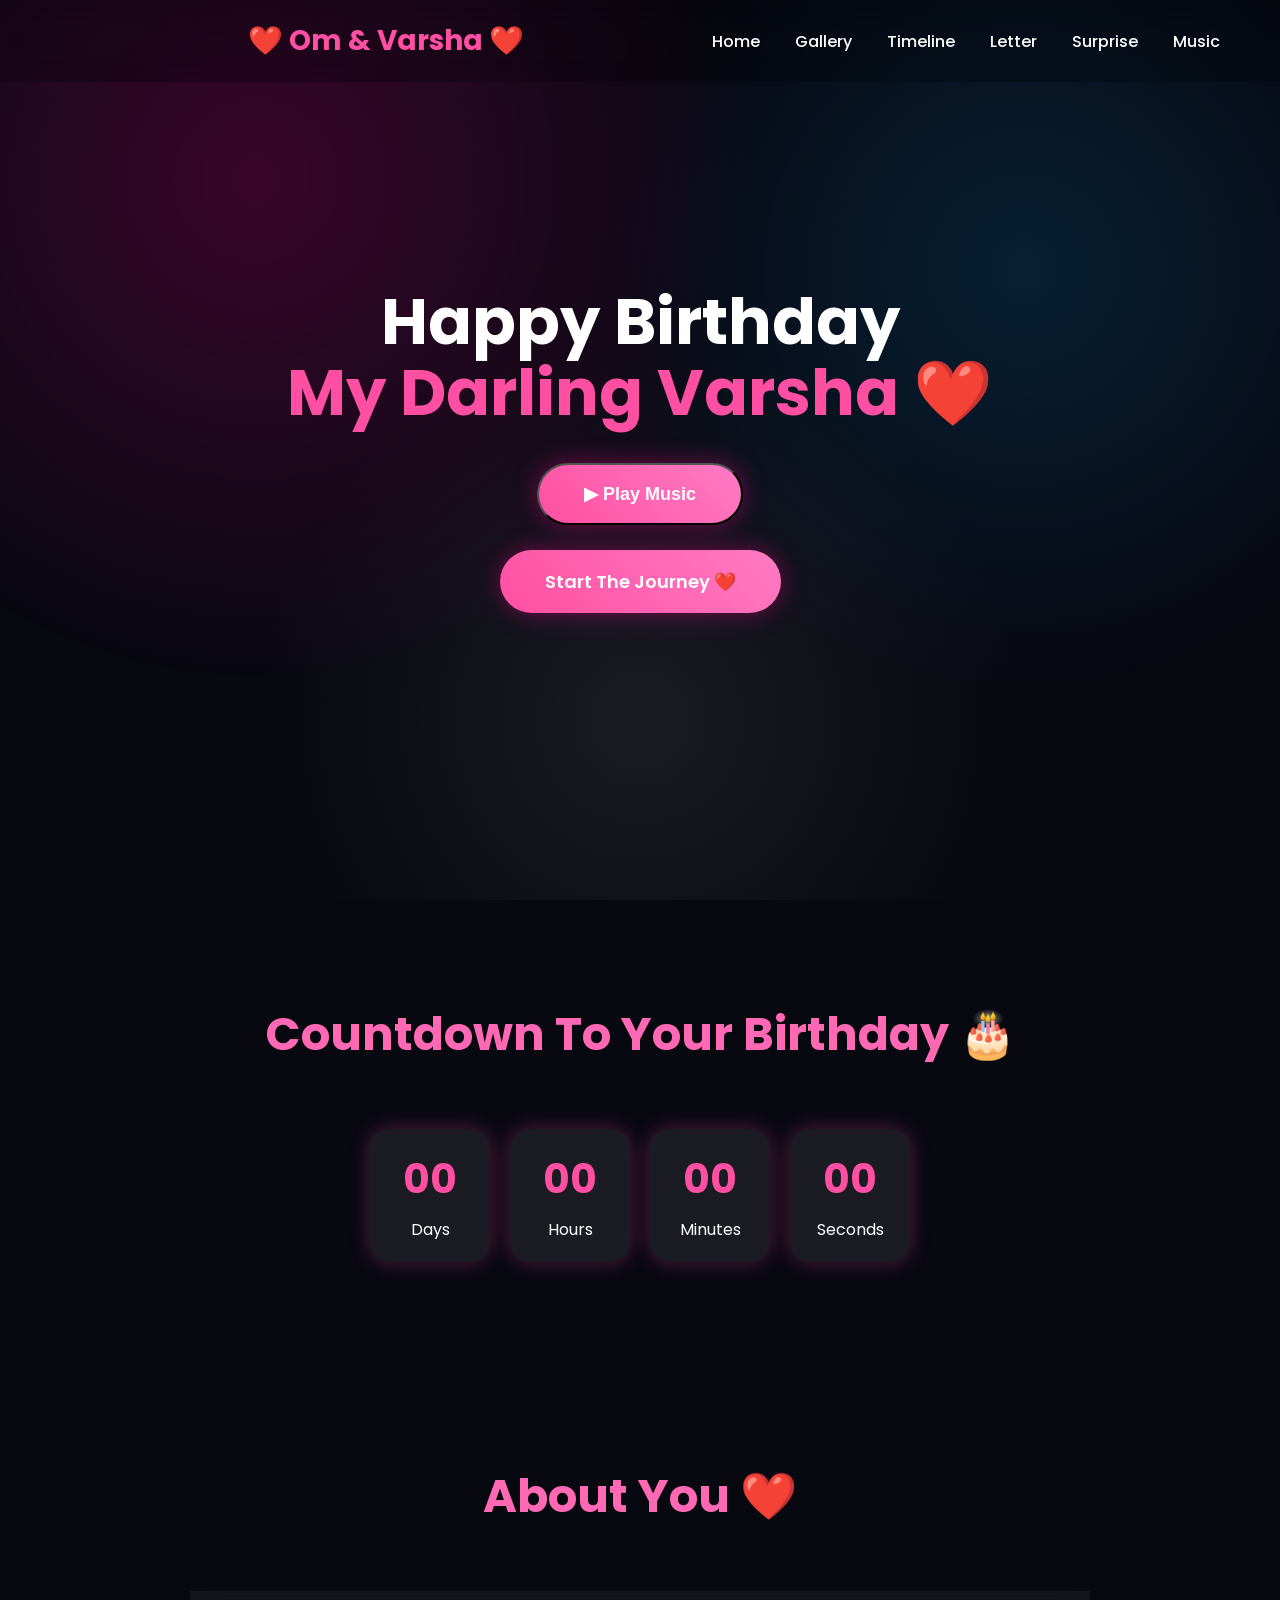
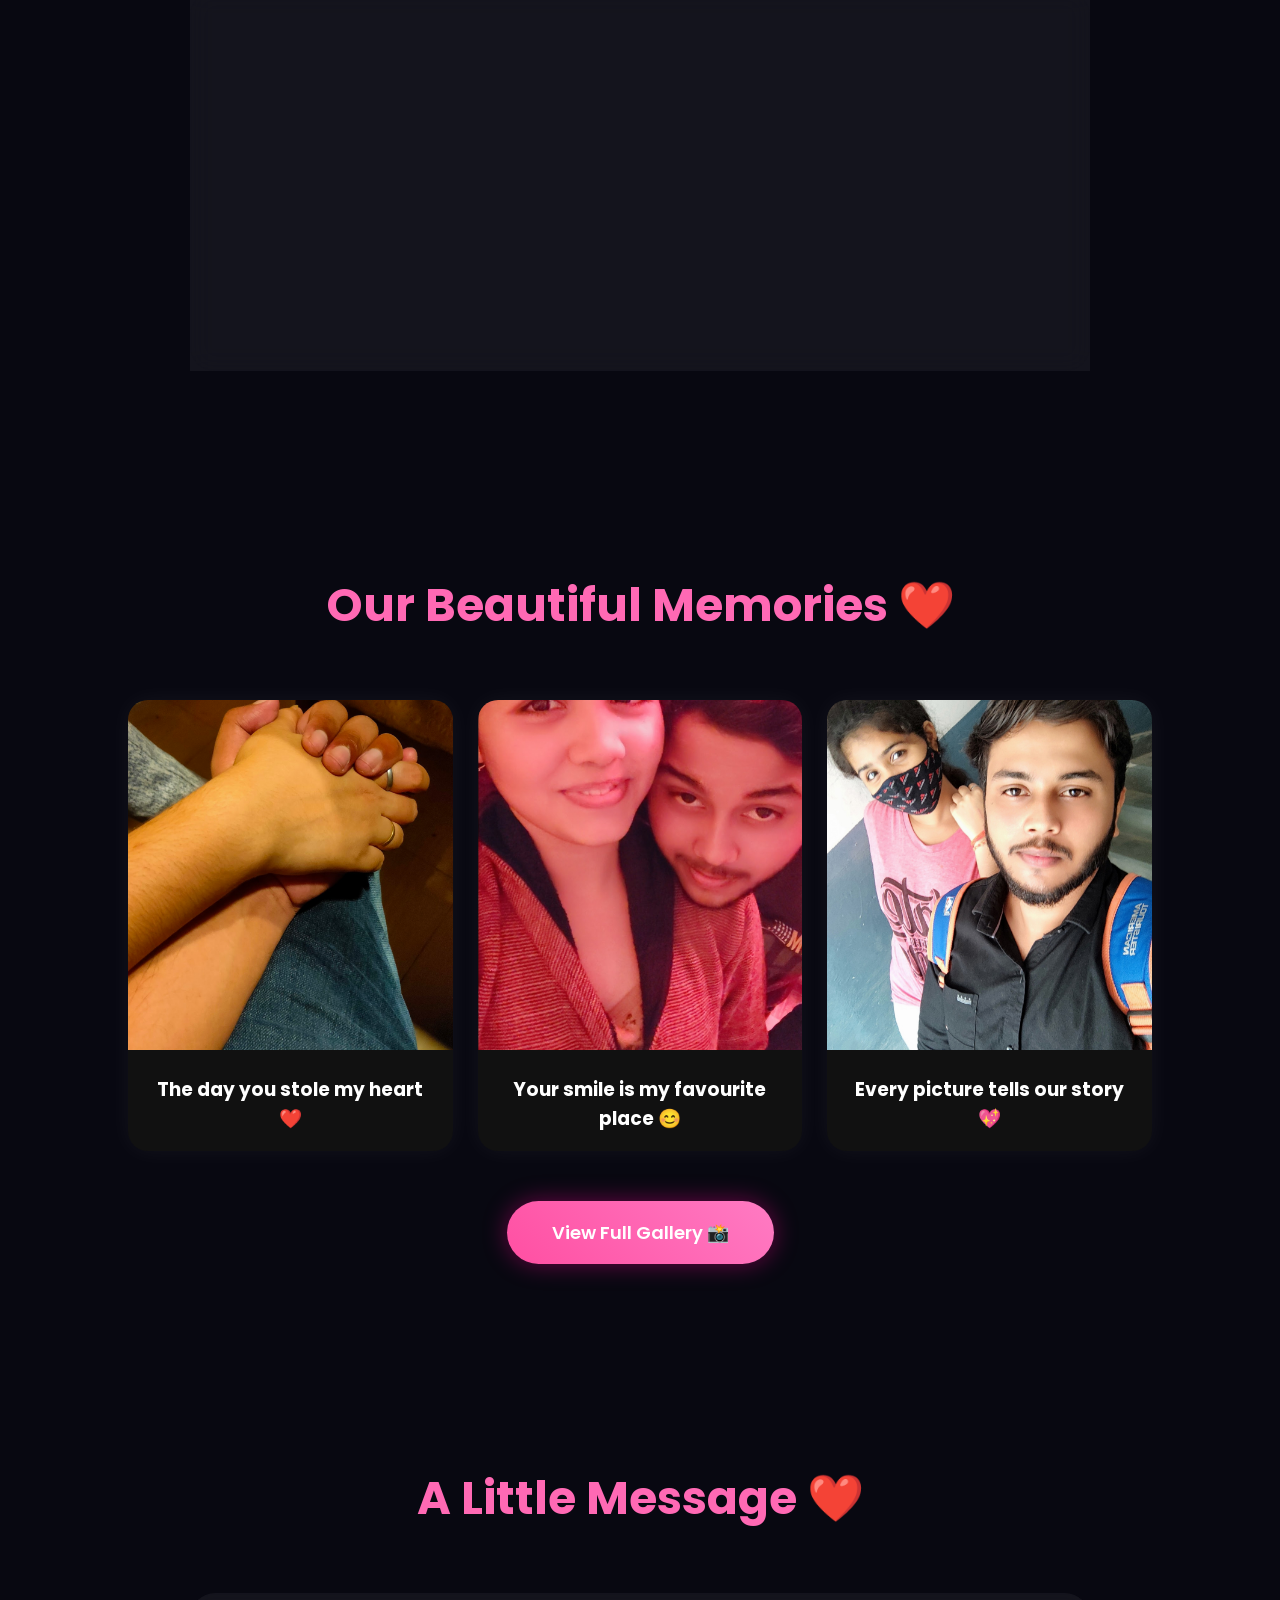
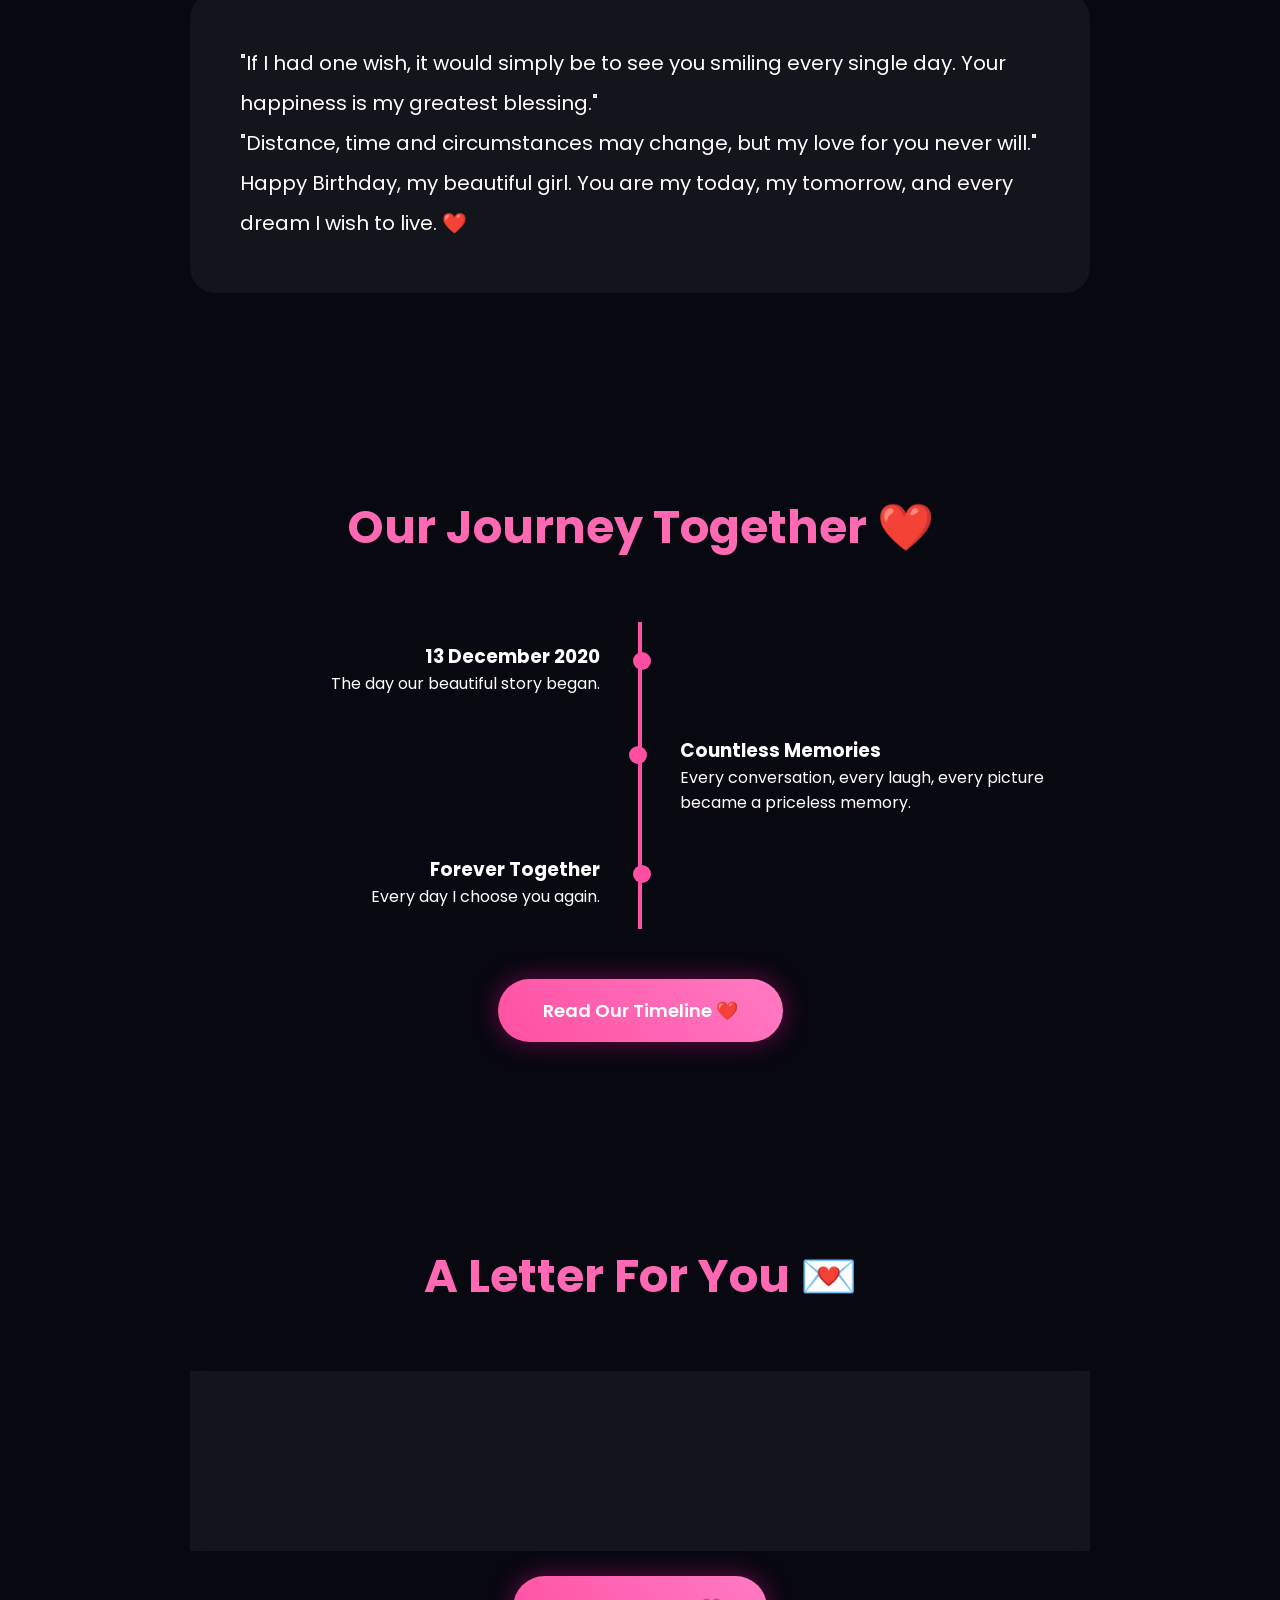
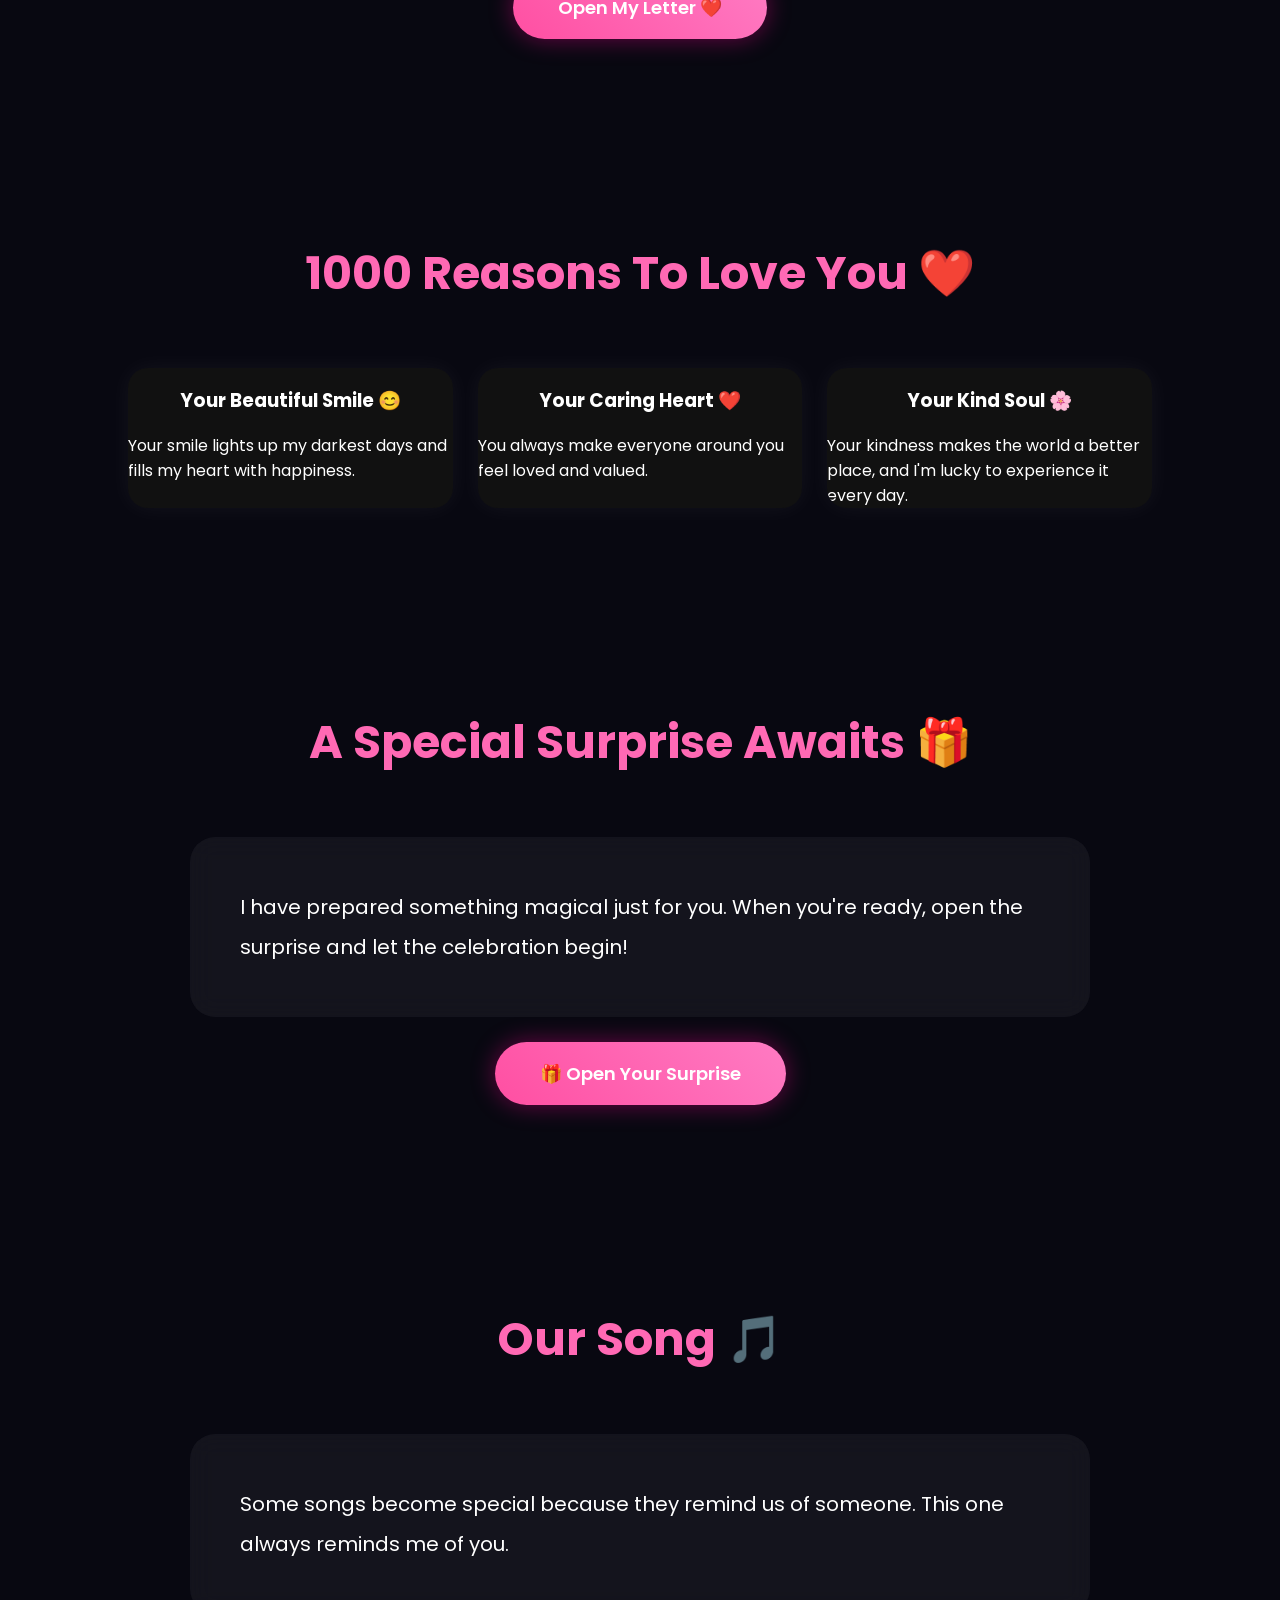
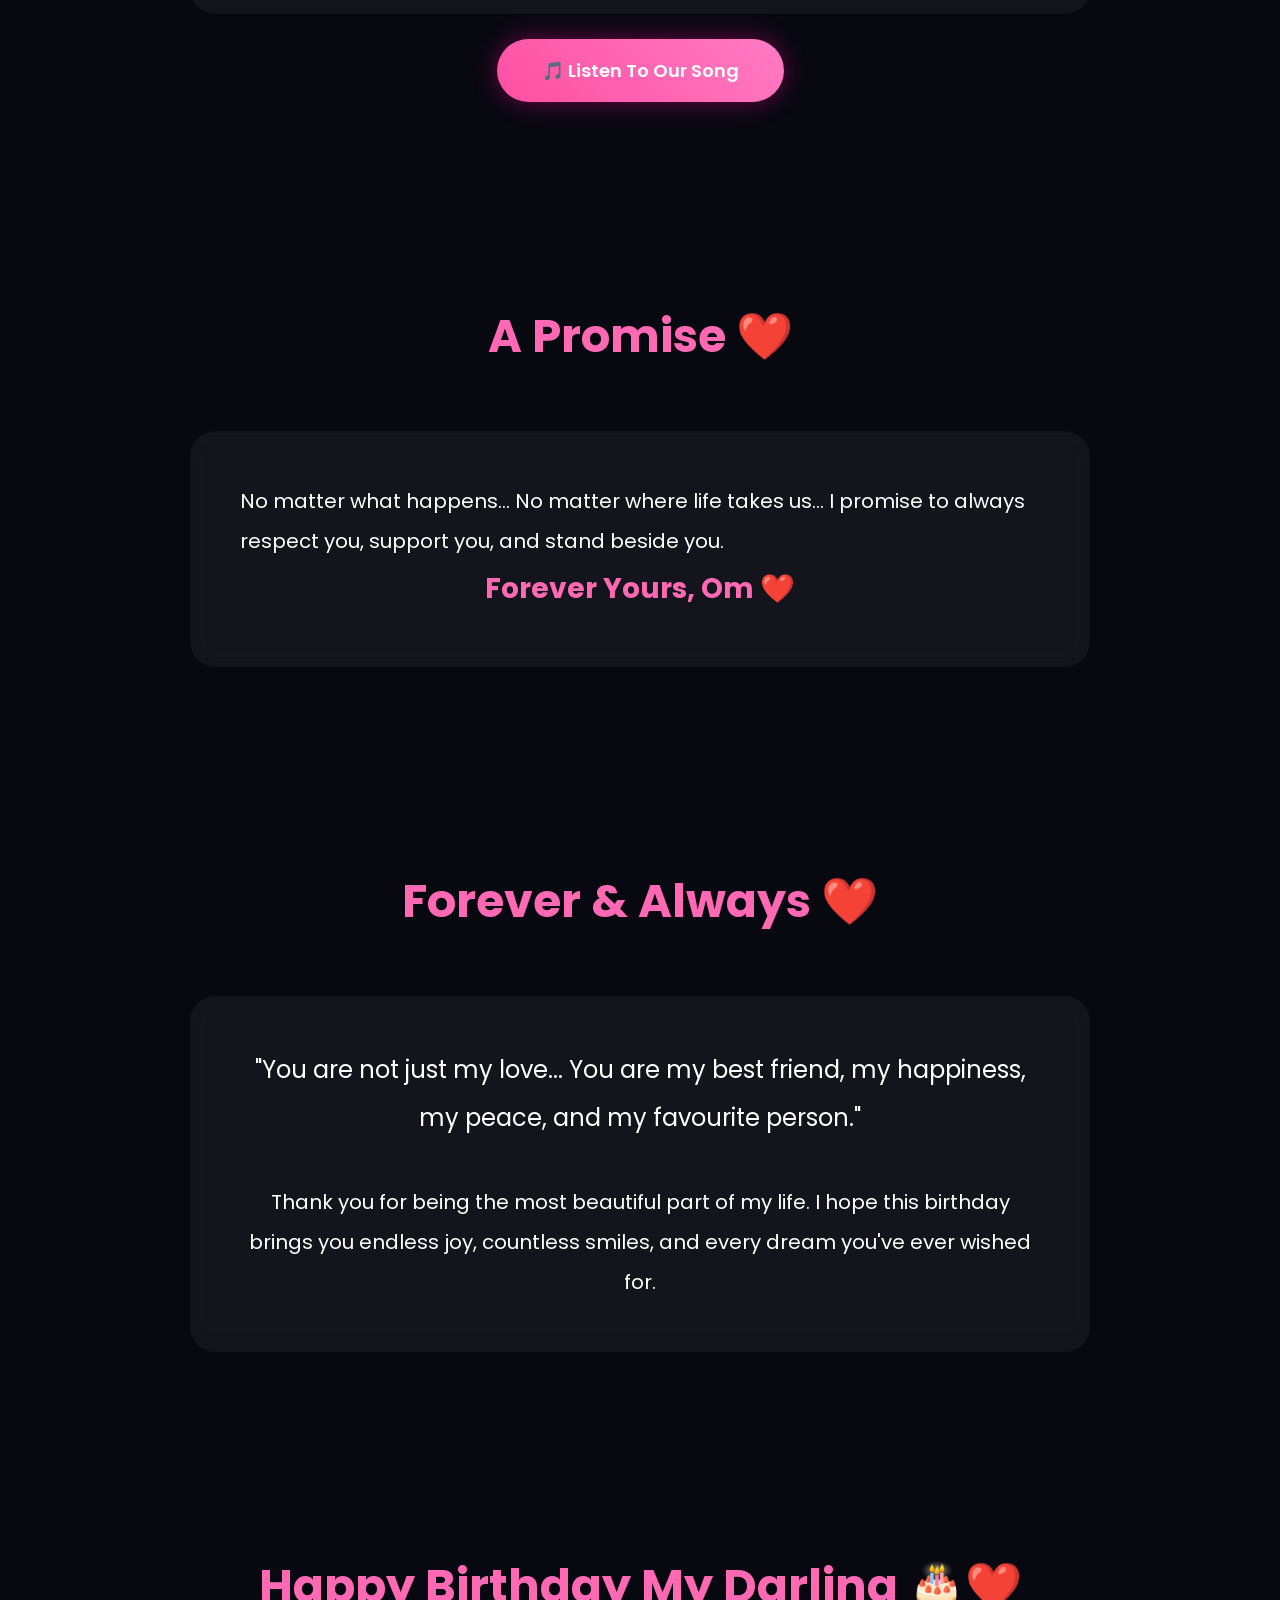
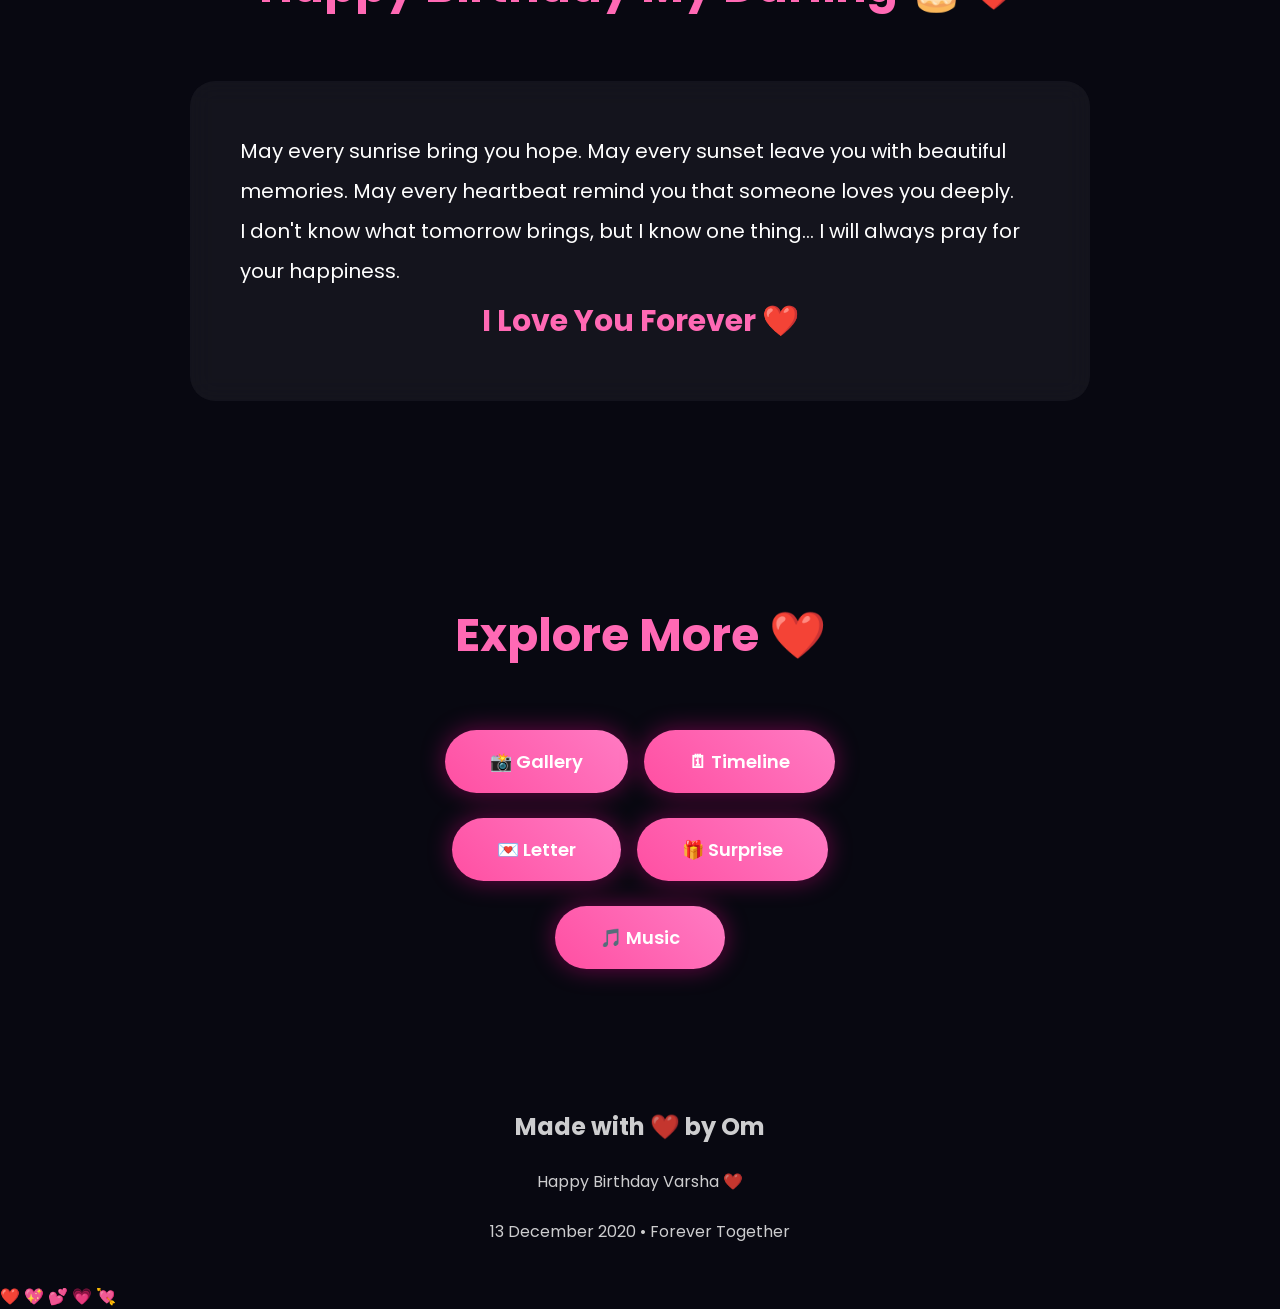
<file: index.html>
<!DOCTYPE html>
<html lang="en">

<head>

<meta charset="UTF-8">

<meta name="viewport" content="width=device-width, initial-scale=1.0">

<title>Happy Birthday My Darling ❤️</title>

<meta name="description"
content="A Special Birthday Website For Varsha ❤️">

<link rel="stylesheet" href="style.css">

<link rel="preconnect" href="https://fonts.googleapis.com">

<link rel="preconnect"
href="https://fonts.gstatic.com"
crossorigin>

<link href="https://fonts.googleapis.com/css2?family=Poppins:wght@300;400;500;600;700&display=swap"
rel="stylesheet">

</head>

<body>
     <audio id="bgMusic" loop>
    <source src="music/birthday-song.mp3" type="audio/mpeg">
     </audio>


<!-- Navigation -->

<nav>

<div class="logo">

❤️ Om & Varsha ❤️

</div>

<ul>

<li>

<a href="#home">

Home

</a>

</li>

<li>

<a href="gallery.html">

Gallery

</a>

</li>

<li>

<a href="timeline.html">

Timeline

</a>

</li>

<li>

<a href="letter.html">

Letter

</a>

</li>

<li>

<a href="surprise.html">

Surprise

</a>

</li>

<li>

<a href="music.html">

Music

</a>

</li>

</ul>

</nav>

<!-- Hero Section -->

<section
class="home"
id="home">

<div class="hero">

<h1>

Happy Birthday

<br>

<span>

My Darling Varsha ❤️

</span>

</h1>

<p id="typing">

</p>

<button
class="btn"
id="musicBtn">

▶ Play Music

</button>

<br><br>

<a
href="#countdown"
class="btn">

Start The Journey ❤️

</a>

</div>

</section>

<!-- Countdown -->

<section
id="countdown">

<h2 class="title">

Countdown To Your Birthday 🎂

</h2>

<div class="countdown">

<div class="time">

<h2 id="days">

00

</h2>

<p>

Days

</p>

</div>

<div class="time">

<h2 id="hours">

00

</h2>

<p>

Hours

</p>

</div>

<div class="time">

<h2 id="minutes">

00

</h2>

<p>

Minutes

</p>

</div>

<div class="time">

<h2 id="seconds">

00

</h2>

<p>

Seconds

</p>

</div>

</div>

</section>

<!-- About -->

<section id="about">

<h2 class="title">

About You ❤️

</h2>

<div class="letter">

<p>

Dear Varsha,

</p>

<p>

You are the most beautiful chapter
of my life.

Since

<b>

13 December 2020

</b>

every single day has become
more meaningful because of you.

</p>

<p>

Your smile makes every bad day
disappear.

Your happiness has become
my happiness.

</p>

<p>

This website is only a small gift,
but every word inside it comes
straight from my heart.

</p>

</div>

</section>
<!-- ==========================
     Memories Preview
========================== -->

<section id="memories">

<h2 class="title">

Our Beautiful Memories ❤️

</h2>

<div class="gallery">

<div class="card">

<img src="images/photo1.jpg" alt="Memory 1">

<h3>

The day you stole my heart ❤️

</h3>

</div>

<div class="card">

<img src="images/photo2.jpg" alt="Memory 2">

<h3>

Your smile is my favourite place 😊

</h3>

</div>

<div class="card">

<img src="images/photo3.jpg" alt="Memory 3">

<h3>

Every picture tells our story 💖

</h3>

</div>

</div>

<br><br>

<center>

<a href="gallery.html" class="btn">

View Full Gallery 📸

</a>

</center>

</section>

<!-- ==========================
     Love Quote
========================== -->

<section>

<h2 class="title">

A Little Message ❤️

</h2>

<div class="letter">

<p>

"If I had one wish,

it would simply be to see you smiling every single day.

Your happiness is my greatest blessing."

</p>

<p>

"Distance, time and circumstances may change,

but my love for you never will."

</p>

<p>

Happy Birthday, my beautiful girl.

You are my today,

my tomorrow,

and every dream I wish to live.

❤️

</p>

</div>

</section>

<!-- ==========================
     Timeline Preview
========================== -->

<section>

<h2 class="title">

Our Journey Together ❤️

</h2>

<div class="timeline">

<div class="event">

<h3>

13 December 2020

</h3>

<p>

The day our beautiful story began.

</p>

</div>

<div class="event">

<h3>

Countless Memories

</h3>

<p>

Every conversation,

every laugh,

every picture became a priceless memory.

</p>

</div>

<div class="event">

<h3>

Forever Together

</h3>

<p>

Every day I choose you again.

</p>

</div>

</div>

<br><br>

<center>

<a href="timeline.html" class="btn">

Read Our Timeline ❤️

</a>

</center>

</section>

<!-- ==========================
     Love Letter Preview
========================== -->

<section>

<h2 class="title">

A Letter For You 💌

</h2>

<div class="letter">

<p>

I wrote something special just for you.

A few words that my heart has wanted to say for a long time.

</p>

</div>

<center>

<br>

<a href="letter.html" class="btn">

Open My Letter ❤️

</a>

</center>

</section>
<!-- ==========================
     Why I Love You
========================== -->

<section id="reasons">

<h2 class="title">

1000 Reasons To Love You ❤️

</h2>

<div class="gallery">

<div class="card">

<h3>Your Beautiful Smile 😊</h3>

<p>
Your smile lights up my darkest days and fills my heart with happiness.
</p>

</div>

<div class="card">

<h3>Your Caring Heart ❤️</h3>

<p>
You always make everyone around you feel loved and valued.
</p>

</div>

<div class="card">

<h3>Your Kind Soul 🌸</h3>

<p>
Your kindness makes the world a better place, and I'm lucky to experience it every day.
</p>

</div>

</div>

</section>

<!-- ==========================
     Surprise Preview
========================== -->

<section id="gift">

<h2 class="title">

A Special Surprise Awaits 🎁

</h2>

<div class="letter">

<p>

I have prepared something magical just for you.

When you're ready, open the surprise and let the celebration begin!

</p>

</div>

<center>

<br>

<a href="surprise.html" class="btn">

🎁 Open Your Surprise

</a>

</center>

</section>

<!-- ==========================
     Music Preview
========================== -->

<section id="music">

<h2 class="title">

Our Song 🎵

</h2>

<div class="letter">

<p>

Some songs become special because they remind us of someone.

This one always reminds me of you.

</p>

</div>

<center>

<br>

<a href="music.html" class="btn">

🎵 Listen To Our Song

</a>

</center>

</section>

<!-- ==========================
     Romantic Promise
========================== -->

<section>

<h2 class="title">

A Promise ❤️

</h2>

<div class="letter">

<p>

No matter what happens...

No matter where life takes us...

I promise to always respect you, support you, and stand beside you.

</p>

<p style="text-align:center;font-size:28px;color:#ff69b4;font-weight:bold;">

Forever Yours,

Om ❤️

</p>

</div>

</section>
  <!-- ==========================
     Forever Together
========================== -->

<section id="forever">

<h2 class="title">

Forever & Always ❤️

</h2>

<div class="letter">

<p style="text-align:center;font-size:24px;">

"You are not just my love...

You are my best friend,

my happiness,

my peace,

and my favourite person."

</p>

<br>

<p style="text-align:center;">

Thank you for being the most beautiful part of my life.

I hope this birthday brings you endless joy,

countless smiles,

and every dream you've ever wished for.

</p>

</div>

</section>

<!-- ==========================
     Final Wish
========================== -->

<section id="birthdayWish">

<h2 class="title">

Happy Birthday My Darling 🎂❤️

</h2>

<div class="letter">

<p>

May every sunrise bring you hope.

May every sunset leave you with beautiful memories.

May every heartbeat remind you that someone loves you deeply.

</p>

<p>

I don't know what tomorrow brings,

but I know one thing...

I will always pray for your happiness.

</p>

<p style="text-align:center;
font-size:30px;
font-weight:bold;
color:#ff69b4;">

I Love You Forever ❤️

</p>

</div>

</section>

<!-- ==========================
     Quick Navigation
========================== -->

<section>

<h2 class="title">

Explore More ❤️

</h2>

<center>

<a href="gallery.html" class="btn">📸 Gallery</a>

&nbsp;&nbsp;

<a href="timeline.html" class="btn">🗓 Timeline</a>

<br><br>

<a href="letter.html" class="btn">💌 Letter</a>

&nbsp;&nbsp;

<a href="surprise.html" class="btn">🎁 Surprise</a>

<br><br>

<a href="music.html" class="btn">🎵 Music</a>

</center>

</section>

<!-- ==========================
     Footer
========================== -->

<footer>

<h2>

Made with ❤️ by Om

</h2>

<br>

<p>

Happy Birthday Varsha ❤️

</p>

<br>

<p>

13 December 2020 • Forever Together

</p>

</footer>
<!-- ==========================
     Floating Hearts Container
========================== -->

<div id="hearts-container"></div>

<!-- ==========================
     Background Decorations
========================== -->

<div class="bg-decoration">

<span class="floating-heart">❤️</span>
<span class="floating-heart">💖</span>
<span class="floating-heart">💕</span>
<span class="floating-heart">💗</span>
<span class="floating-heart">💘</span>

</div>

<!-- ==========================
     JavaScript
========================== -->

<script src="script.js"></script>
<script>
const music = document.getElementById("bgMusic");
const button = document.getElementById("musicBtn");

button.onclick = function () {
    if (music.paused) {
        music.play();
        button.innerHTML = "⏸ Pause Music";
    } else {
        music.pause();
        button.innerHTML = "▶ Play Music";
    }
};
</script>

</body>

</html>
</file>
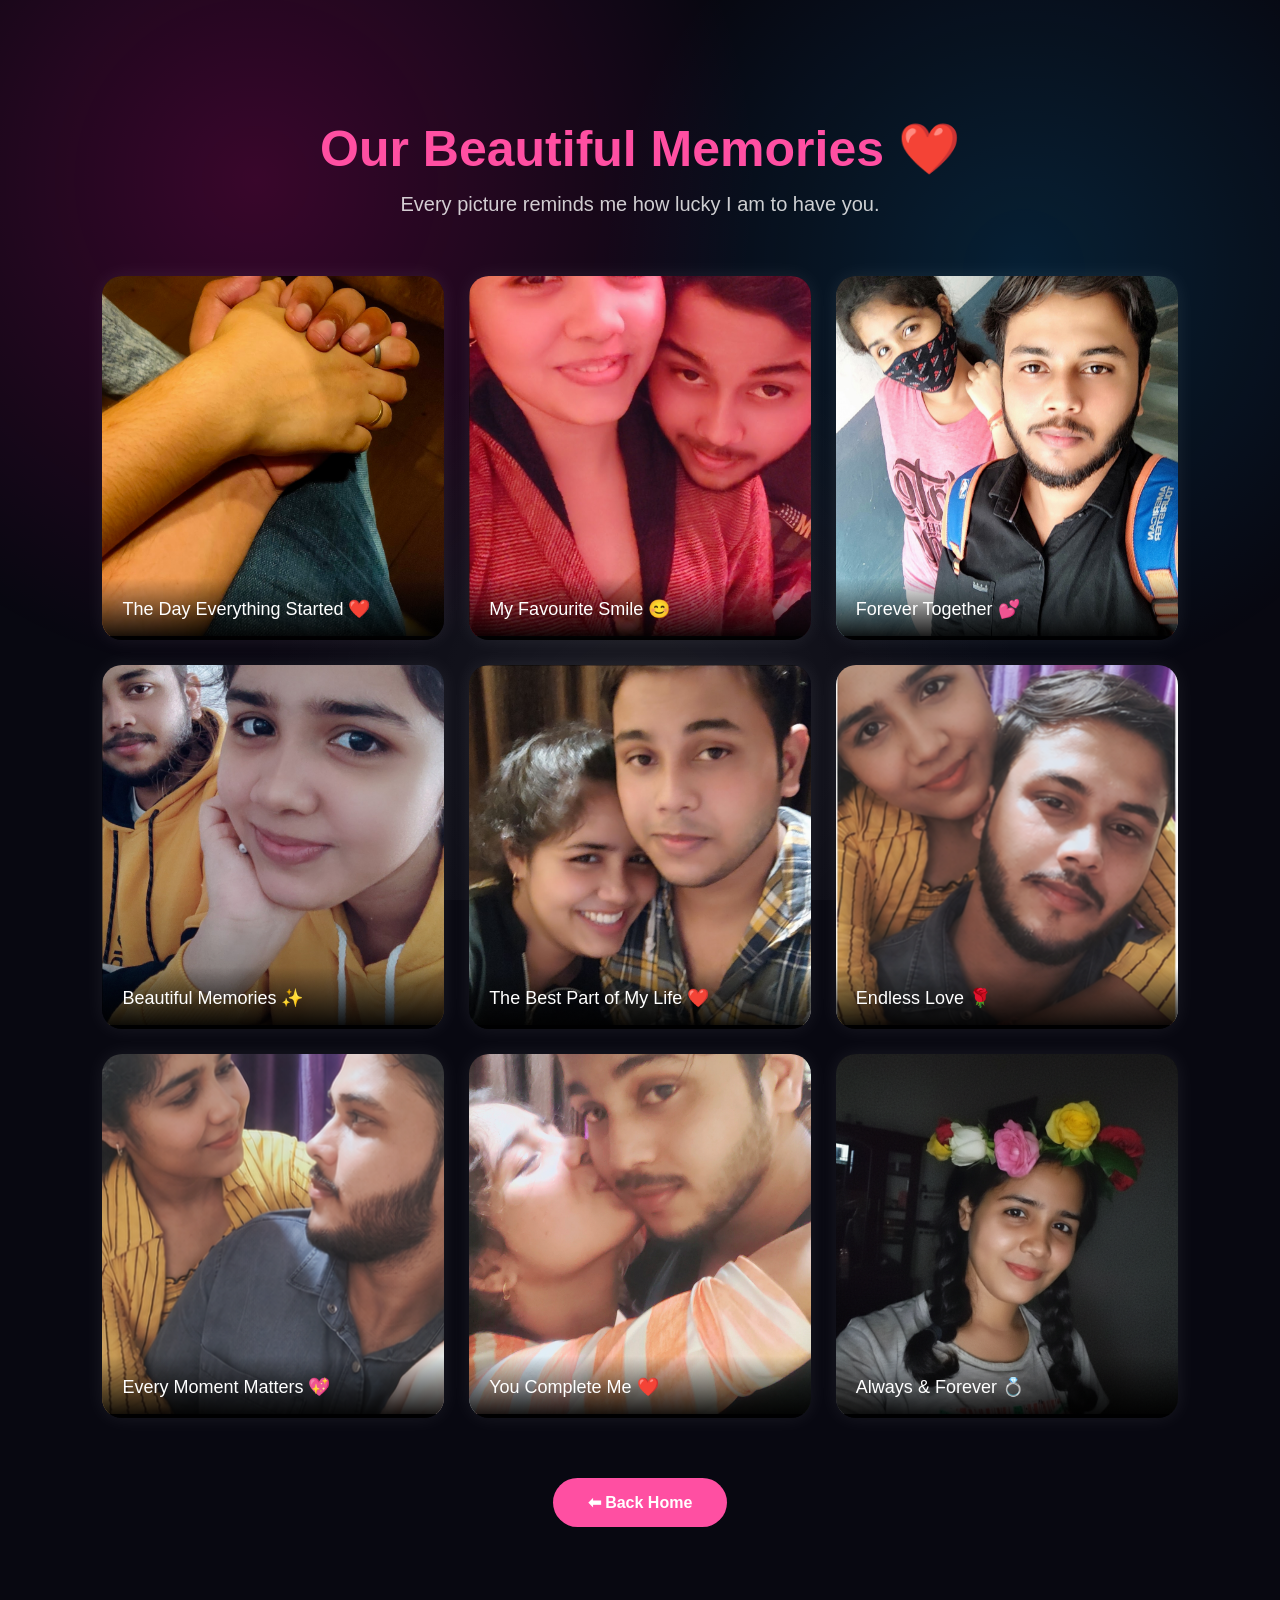
<file: gallery.html>
<!DOCTYPE html>
<html lang="en">

<head>

    <meta charset="UTF-8">

    <meta name="viewport" content="width=device-width, initial-scale=1.0">

    <title>Our Beautiful Memories ❤️</title>

    <link rel="stylesheet" href="style.css">

    <style>

        body{
            background:#080811;
        }

        .gallery-page{

            padding:120px 8%;
        }

        .gallery-title{

            text-align:center;

            font-size:50px;

            margin-bottom:15px;

            color:#ff4fa2;
        }

        .gallery-sub{

            text-align:center;

            font-size:20px;

            opacity:.8;

            margin-bottom:60px;
        }

        .photo-grid{

            display:grid;

            grid-template-columns:repeat(auto-fit,minmax(280px,1fr));

            gap:25px;
        }

        .photo{

            overflow:hidden;

            border-radius:20px;

            cursor:pointer;

            position:relative;

            transition:.4s;

            box-shadow:0 0 20px rgba(255,255,255,.08);
        }

        .photo img{

            width:100%;

            height:360px;

            object-fit:cover;

            transition:.6s;
        }

        .photo:hover img{

            transform:scale(1.12);
        }

        .photo:hover{

            transform:translateY(-10px);
        }

        .caption{

            position:absolute;

            bottom:0;

            width:100%;

            padding:20px;

            background:linear-gradient(transparent,rgba(0,0,0,.95));

            color:white;

            font-size:18px;
        }

        .lightbox{

            position:fixed;

            inset:0;

            background:rgba(0,0,0,.92);

            display:none;

            justify-content:center;

            align-items:center;

            z-index:9999;
        }

        .lightbox img{

            max-width:90%;

            max-height:90%;

            border-radius:15px;
        }

        .close{

            position:absolute;

            top:30px;

            right:40px;

            font-size:45px;

            cursor:pointer;

            color:white;
        }

        .back{

            display:block;

            width:max-content;

            margin:60px auto 0;

            padding:15px 35px;

            border-radius:40px;

            background:#ff4fa2;

            color:white;

            text-decoration:none;

            font-weight:600;
        }

    </style>

</head>

<body>

<section class="gallery-page">

<h1 class="gallery-title">

Our Beautiful Memories ❤️

</h1>

<p class="gallery-sub">

Every picture reminds me how lucky I am to have you.

</p>

<div class="photo-grid">

<div class="photo">

<img src="images/photo1.jpg" onclick="openImage(this.src)">

<div class="caption">

The Day Everything Started ❤️

</div>

</div>

<div class="photo">

<img src="images/photo2.jpg" onclick="openImage(this.src)">

<div class="caption">

My Favourite Smile 😊

</div>

</div>

<div class="photo">

<img src="images/photo3.jpg" onclick="openImage(this.src)">

<div class="caption">

Forever Together 💕

</div>

</div>

<div class="photo">

<img src="images/photo4.jpg" onclick="openImage(this.src)">

<div class="caption">

Beautiful Memories ✨

</div>

</div>

<div class="photo">

<img src="images/photo5.jpg" onclick="openImage(this.src)">

<div class="caption">

The Best Part of My Life ❤️

</div>

</div>

<div class="photo">

<img src="images/photo6.jpg" onclick="openImage(this.src)">

<div class="caption">

Endless Love 🌹

</div>

</div>

<div class="photo">

<img src="images/photo7.jpg" onclick="openImage(this.src)">

<div class="caption">

Every Moment Matters 💖

</div>

</div>

<div class="photo">

<img src="images/photo8.jpg" onclick="openImage(this.src)">

<div class="caption">

You Complete Me ❤️

</div>

</div>

<div class="photo">

<img src="images/photo9.jpg" onclick="openImage(this.src)">

<div class="caption">

Always & Forever 💍

</div>

</div>

</div>

<a class="back" href="index.html">

⬅ Back Home

</a>

</section>

<div class="lightbox" id="lightbox">

<span class="close" onclick="closeImage()">

&times;

</span>

<img id="lightbox-img">

</div>

<script>

function openImage(src){

document.getElementById("lightbox").style.display="flex";

document.getElementById("lightbox-img").src=src;

}

function closeImage(){

document.getElementById("lightbox").style.display="none";

}

document.getElementById("lightbox").addEventListener("click",function(e){

if(e.target.id==="lightbox"){

closeImage();

}

});

</script>

</body>

</html>
</file>
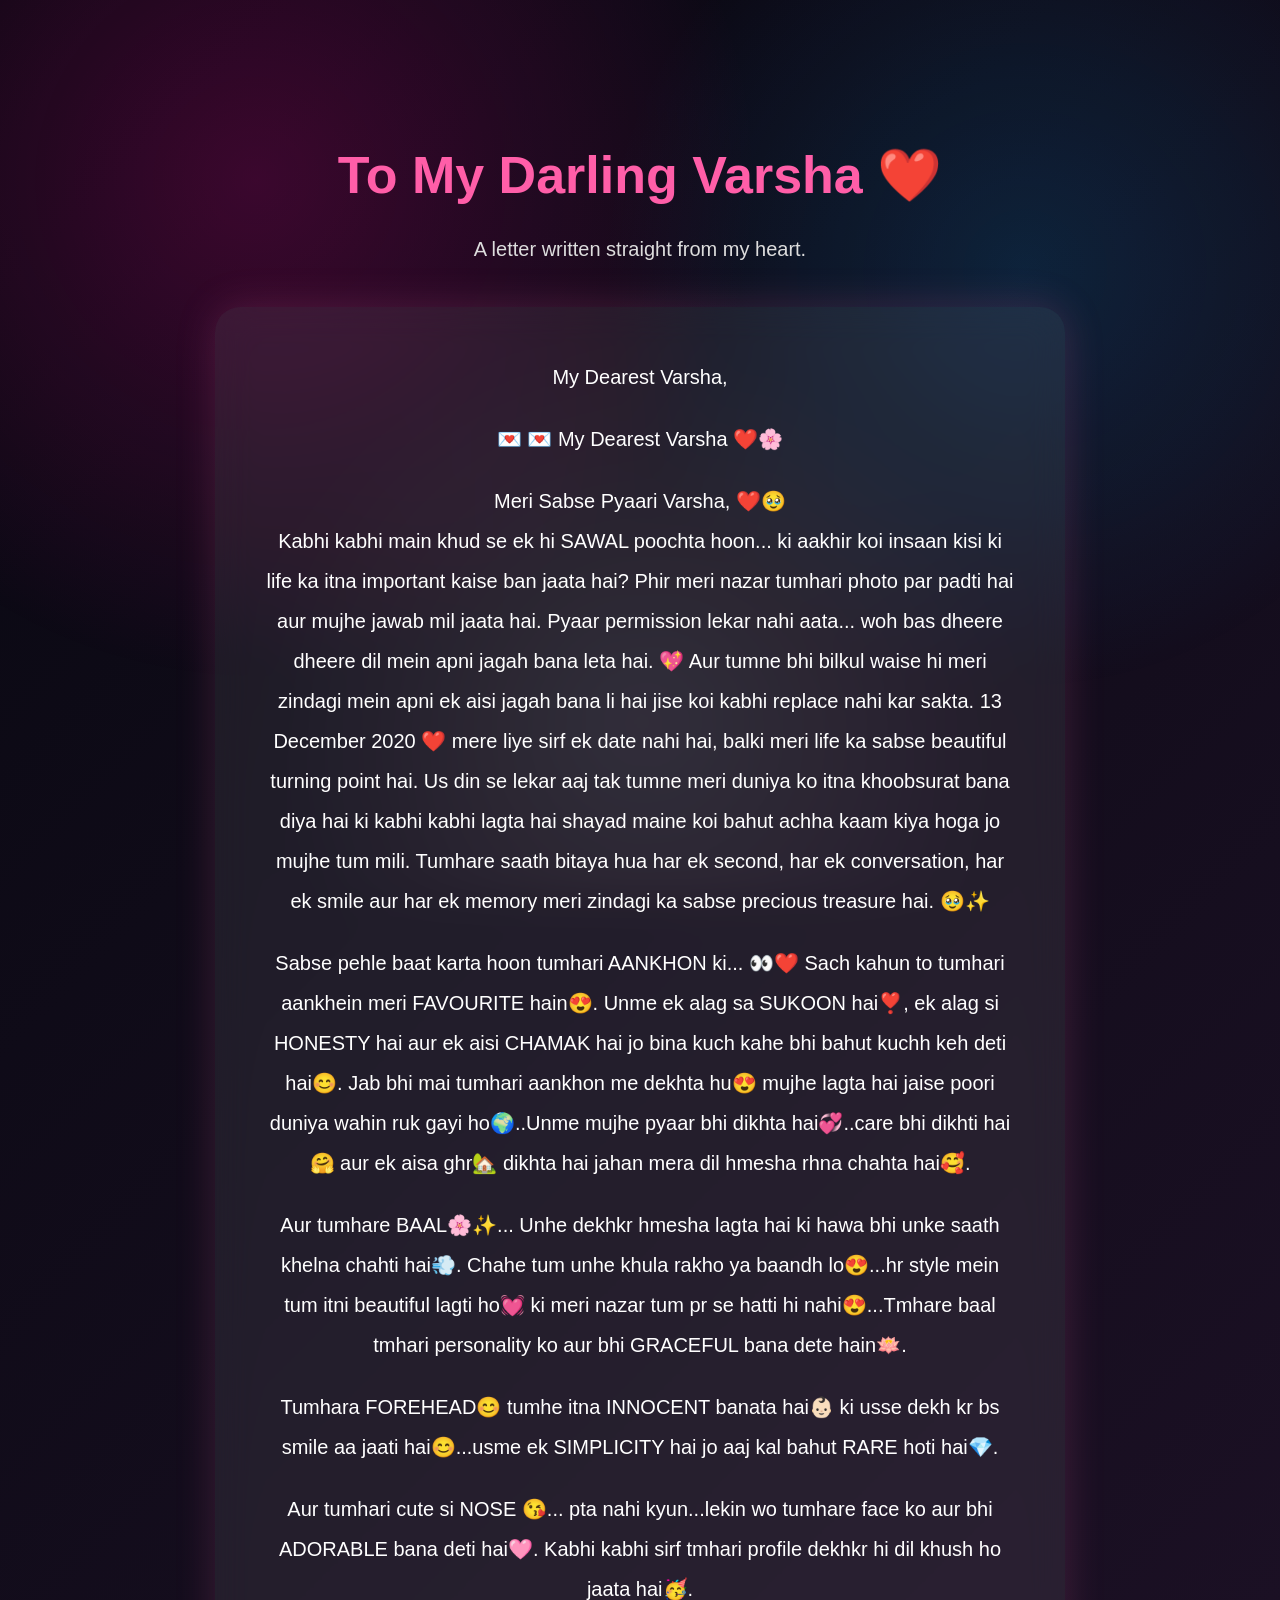
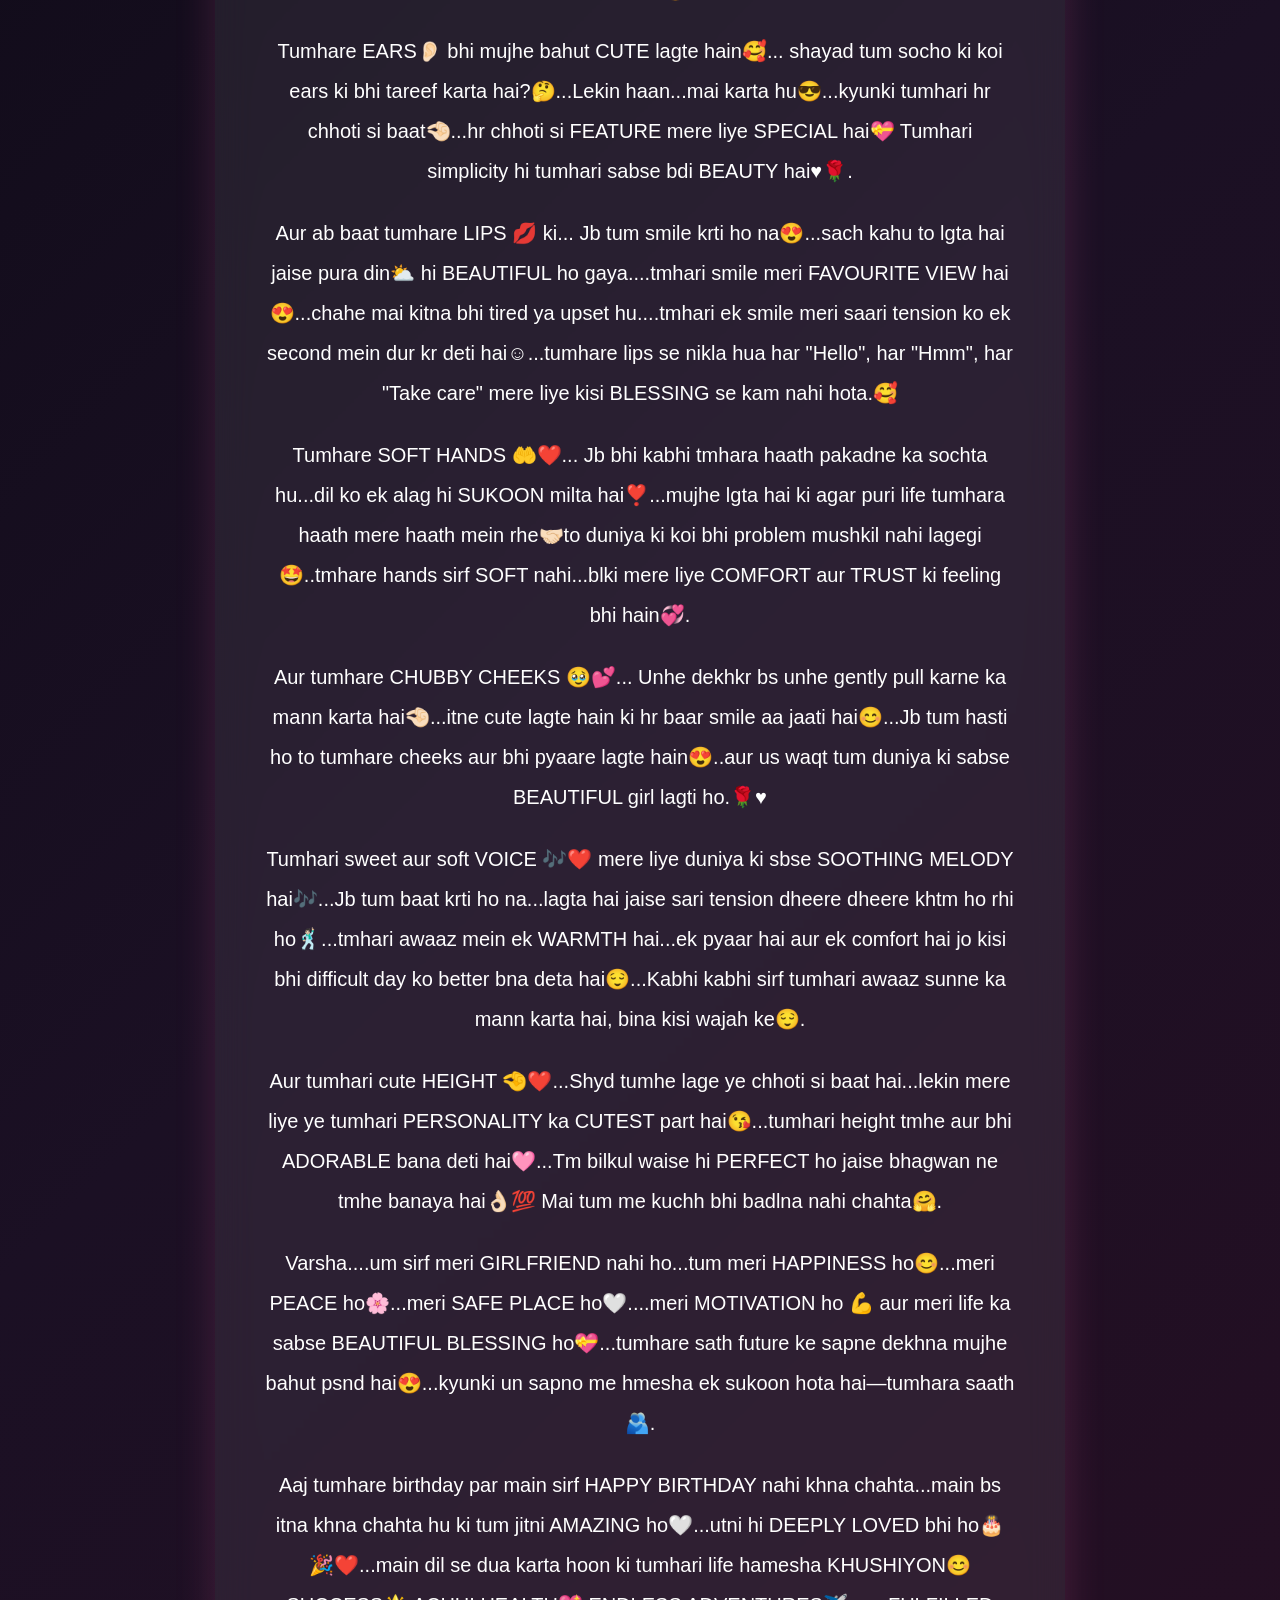
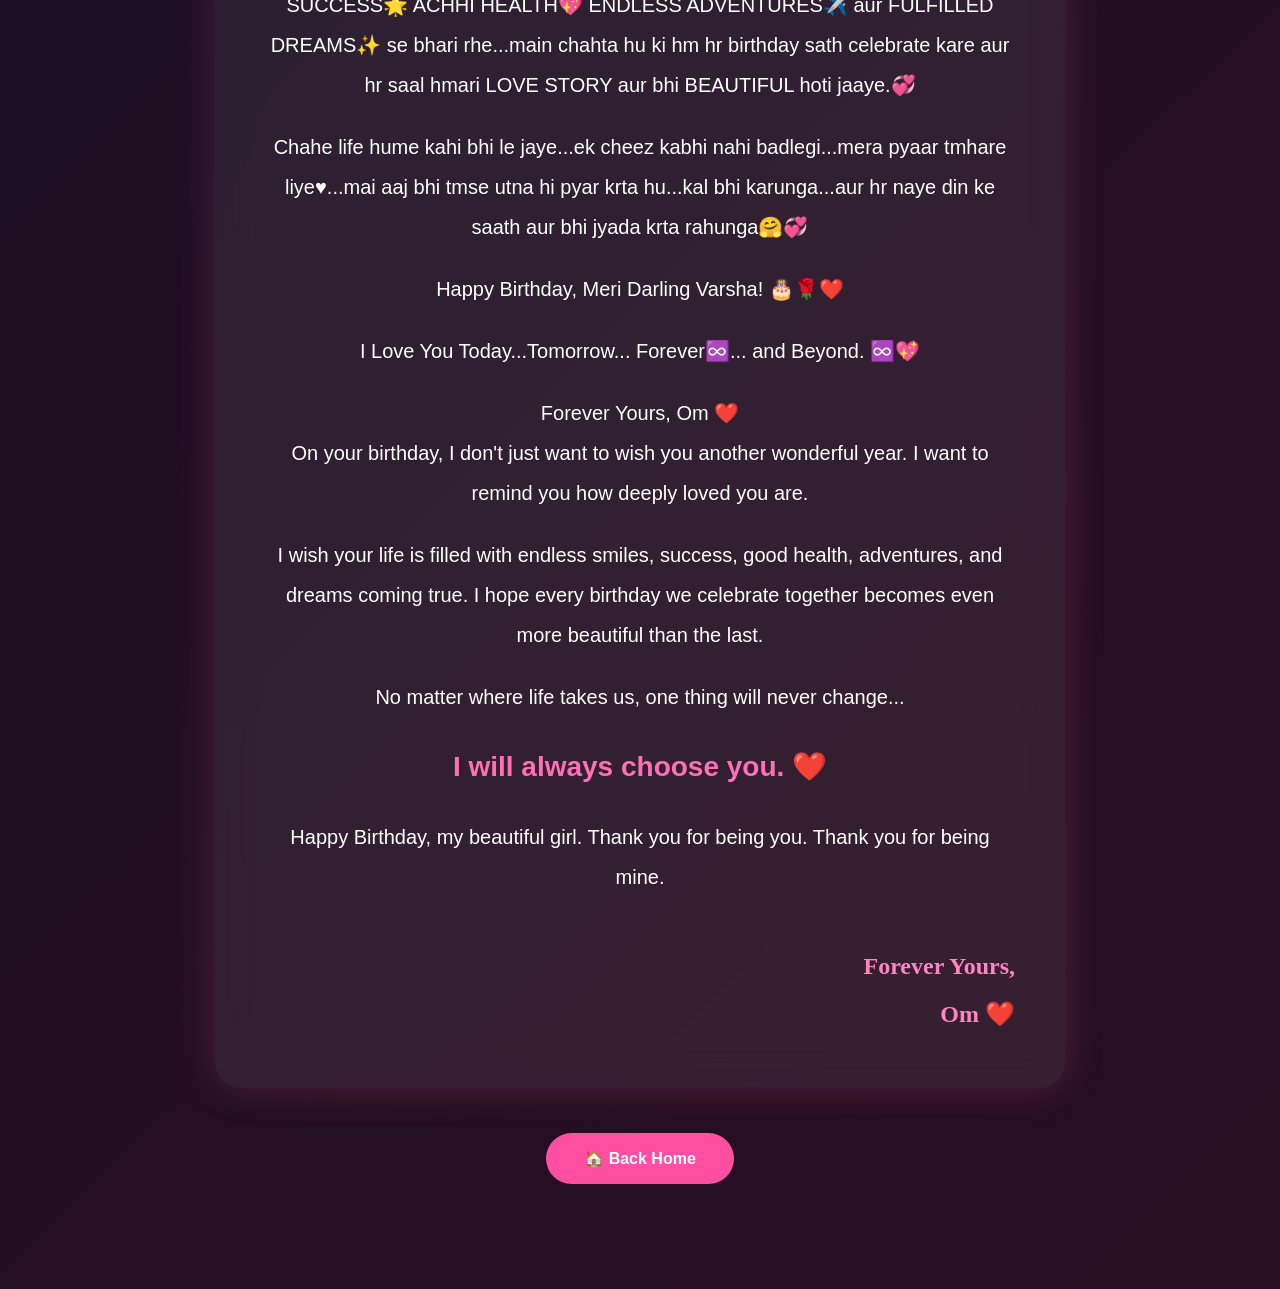
<file: letter.html>
<!DOCTYPE html>
<html lang="en">

<head>

<meta charset="UTF-8">

<meta name="viewport" content="width=device-width, initial-scale=1.0">

<title>My Letter To You ❤️</title>

<link rel="stylesheet" href="style.css">

<style>

body{
    background:linear-gradient(135deg,#080811,#1b1024,#2a0e22);
    min-height:100vh;
}

.container{
    max-width:900px;
    margin:120px auto 80px;
    padding:25px;
}

.title{
    text-align:center;
    font-size:52px;
    color:#ff5ea8;
    margin-bottom:15px;
}

.subtitle{
    text-align:center;
    color:#ddd;
    margin-bottom:40px;
    font-size:20px;
}

.letter-card{

    background:rgba(255,255,255,.07);

    backdrop-filter:blur(18px);

    border-radius:25px;

    padding:50px;

    line-height:2;

    font-size:20px;

    box-shadow:0 0 40px rgba(255,105,180,.18);

    animation:fadeUp 1.2s ease;
}

.letter-card p{
    margin-bottom:22px;
}

.signature{

    margin-top:45px;

    text-align:right;

    font-size:24px;

    color:#ff85c1;

    font-weight:bold;
}

.home-btn{

    display:inline-block;

    margin-top:45px;

    padding:16px 38px;

    border-radius:40px;

    background:#ff4fa2;

    color:white;

    text-decoration:none;

    font-weight:600;

    transition:.3s;
}

.home-btn:hover{

    transform:translateY(-4px);

    box-shadow:0 0 25px rgba(255,79,162,.6);
}

.center{
    text-align:center;
}

@keyframes fadeUp{

from{
opacity:0;
transform:translateY(40px);
}

to{
opacity:1;
transform:translateY(0);
}

}

@media(max-width:768px){

.title{
font-size:38px;
}

.letter-card{
padding:28px;
font-size:18px;
}

}

</style>

</head>

<body>

<div class="container">

<h1 class="title">
To My Darling Varsha ❤️
</h1>

<p class="subtitle">
A letter written straight from my heart.
</p>

<div class="letter-card">

<p>

My Dearest Varsha,

</p>

<p>
💌 💌 My Dearest Varsha ❤️🌸
</p>
Meri Sabse Pyaari Varsha, ❤️🥹
<p>
Kabhi kabhi main khud se ek hi SAWAL poochta hoon... ki aakhir koi insaan kisi ki life ka itna important kaise ban jaata hai? Phir meri nazar tumhari photo par padti hai aur mujhe jawab mil jaata hai. Pyaar permission lekar nahi aata... woh bas dheere dheere dil mein apni jagah bana leta hai. 💖 Aur tumne bhi bilkul waise hi meri zindagi mein apni ek aisi jagah bana li hai jise koi kabhi replace nahi kar sakta.
13 December 2020 ❤️ mere liye sirf ek date nahi hai, balki meri life ka sabse beautiful turning point hai. Us din se lekar aaj tak tumne meri duniya ko itna khoobsurat bana diya hai ki kabhi kabhi lagta hai shayad maine koi bahut achha kaam kiya hoga jo mujhe tum mili. Tumhare saath bitaya hua har ek second, har ek conversation, har ek smile aur har ek memory meri zindagi ka sabse precious treasure hai. 🥹✨
</p>
<p>
Sabse pehle baat karta hoon tumhari AANKHON ki... 👀❤️ Sach kahun to tumhari aankhein meri FAVOURITE hain😍. Unme ek alag sa SUKOON hai❣️, ek alag si HONESTY hai aur ek aisi CHAMAK hai jo bina kuch kahe bhi bahut kuchh keh deti hai😊. Jab bhi mai tumhari aankhon me dekhta hu😍 mujhe lagta hai jaise poori duniya wahin ruk gayi ho🌍..Unme mujhe pyaar bhi dikhta hai💞..care bhi dikhti hai🤗 aur ek aisa ghr🏡 dikhta hai jahan mera dil hmesha rhna chahta hai🥰.
</p>
    
<p>
Aur tumhare BAAL🌸✨... Unhe dekhkr hmesha lagta hai ki hawa bhi unke saath khelna chahti hai💨. Chahe tum unhe khula rakho ya baandh lo😍...hr style mein tum itni beautiful lagti ho💓 ki meri nazar tum pr se hatti hi nahi😍...Tmhare baal tmhari personality ko aur bhi GRACEFUL bana dete hain🪷.
</p>

<p>
Tumhara FOREHEAD😊 tumhe itna INNOCENT banata hai👶🏻 ki usse dekh kr bs smile aa jaati hai😊...usme ek SIMPLICITY hai jo aaj kal bahut RARE hoti hai💎.
</p>

<p>
Aur tumhari cute si NOSE 😘... pta nahi kyun...lekin wo tumhare face ko aur bhi ADORABLE bana deti hai🩷. Kabhi kabhi sirf tmhari profile dekhkr hi dil khush ho jaata hai🥳.
</p>

<p>
Tumhare EARS👂🏻 bhi mujhe bahut CUTE lagte hain🥰... shayad tum socho ki koi ears ki bhi tareef karta hai?🤔...Lekin haan...mai karta hu😎...kyunki tumhari hr chhoti si baat🤏🏻...hr chhoti si FEATURE mere liye SPECIAL hai💝 Tumhari simplicity hi tumhari sabse bdi BEAUTY hai♥️🌹.
</p>

<p>
Aur ab baat tumhare LIPS 💋 ki... Jb tum smile krti ho na😍...sach kahu to lgta hai jaise pura din⛅ hi BEAUTIFUL ho gaya....tmhari smile meri FAVOURITE VIEW hai😍...chahe mai kitna bhi tired ya upset hu....tmhari ek smile meri saari tension ko ek second mein dur kr deti hai☺️...tumhare lips se nikla hua har "Hello", har "Hmm", har "Take care" mere liye kisi BLESSING se kam nahi hota.🥰
</p>

<p>
Tumhare SOFT HANDS 🤲❤️... Jb bhi kabhi tmhara haath pakadne ka sochta hu...dil ko ek alag hi SUKOON milta hai❣️...mujhe lgta hai ki agar puri life tumhara haath mere haath mein rhe🤝🏻to duniya ki koi bhi problem mushkil nahi lagegi🤩..tmhare hands sirf SOFT nahi...blki mere liye COMFORT aur TRUST ki feeling bhi hain💞.
</p>

<p>
Aur tumhare CHUBBY CHEEKS 🥹💕... Unhe dekhkr bs unhe gently pull karne ka mann karta hai🤏🏻...itne cute lagte hain ki hr baar smile aa jaati hai😊...Jb tum hasti ho to tumhare cheeks aur bhi pyaare lagte hain😍..aur us waqt tum duniya ki sabse BEAUTIFUL girl lagti ho.🌹♥️
</p>

<p>
Tumhari sweet aur soft VOICE 🎶❤️ mere liye duniya ki sbse SOOTHING MELODY hai🎶...Jb tum baat krti ho na...lagta hai jaise sari tension dheere dheere khtm ho rhi ho🕺🏻...tmhari awaaz mein ek WARMTH hai...ek pyaar hai aur ek comfort hai jo kisi bhi difficult day ko better bna deta hai😌...Kabhi kabhi sirf tumhari awaaz sunne ka mann karta hai, bina kisi wajah ke😌.
</p>

<p>
Aur tumhari cute HEIGHT 🤏❤️...Shyd tumhe lage ye chhoti si baat hai...lekin mere liye ye tumhari PERSONALITY ka CUTEST part hai😘...tumhari height tmhe aur bhi ADORABLE bana deti hai🩷...Tm bilkul waise hi PERFECT ho jaise bhagwan ne tmhe banaya hai👌🏻💯 Mai tum me kuchh bhi badlna nahi chahta🤗.
</p>

<p>
Varsha....um sirf meri GIRLFRIEND nahi ho...tum meri HAPPINESS ho😊...meri PEACE ho🌸...meri SAFE PLACE ho🤍....meri MOTIVATION ho 💪 aur meri life ka sabse BEAUTIFUL BLESSING ho💝...tumhare sath future ke sapne dekhna mujhe bahut psnd hai😍...kyunki un sapno me hmesha ek sukoon hota hai—tumhara saath🫂.
</p>

<p>
Aaj tumhare birthday par main sirf HAPPY BIRTHDAY nahi khna chahta...main bs itna khna chahta hu ki tum jitni AMAZING ho🤍...utni hi DEEPLY LOVED bhi ho🎂🎉❤️...main dil se dua karta hoon ki tumhari life hamesha KHUSHIYON😊 SUCCESS🌟 ACHHI HEALTH💖 ENDLESS ADVENTURES✈️ aur FULFILLED DREAMS✨ se bhari rhe...main chahta hu ki hm hr birthday sath celebrate kare aur hr saal hmari LOVE STORY aur bhi BEAUTIFUL hoti jaaye.💞
</p>

<p> 
Chahe life hume kahi bhi le jaye...ek cheez kabhi nahi badlegi...mera pyaar tmhare liye♥️...mai aaj bhi tmse utna hi pyar krta hu...kal bhi karunga...aur hr naye din ke saath aur bhi jyada krta rahunga🤗💞
</p>

<p>
Happy Birthday, Meri Darling Varsha! 🎂🌹❤️
</p>

<p>
I Love You Today...Tomorrow... Forever♾️... and Beyond. ♾️💖
</p>
    
Forever Yours,
Om ❤️

<p>
On your birthday, I don't just want to wish you another wonderful year. I want to remind you how deeply loved you are.
</p>
    
</p>

<p>

I wish your life is filled with endless smiles, success, good health, adventures, and dreams coming true. I hope every birthday we celebrate together becomes even more beautiful than the last.

</p>

<p>

No matter where life takes us, one thing will never change...

</p>

<p style="text-align:center;font-size:28px;color:#ff6fb7;font-weight:bold;">

I will always choose you. ❤️

</p>

<p>

Happy Birthday, my beautiful girl.

Thank you for being you.

Thank you for being mine.

</p>

<div class="signature">

Forever Yours,<br>

<b>Om ❤️</b>

</div>

</div>

<div class="center">

<a href="index.html" class="home-btn">

🏠 Back Home

</a>

</div>

</div>

<script src="script.js"></script>

</body>

</html>
</file>
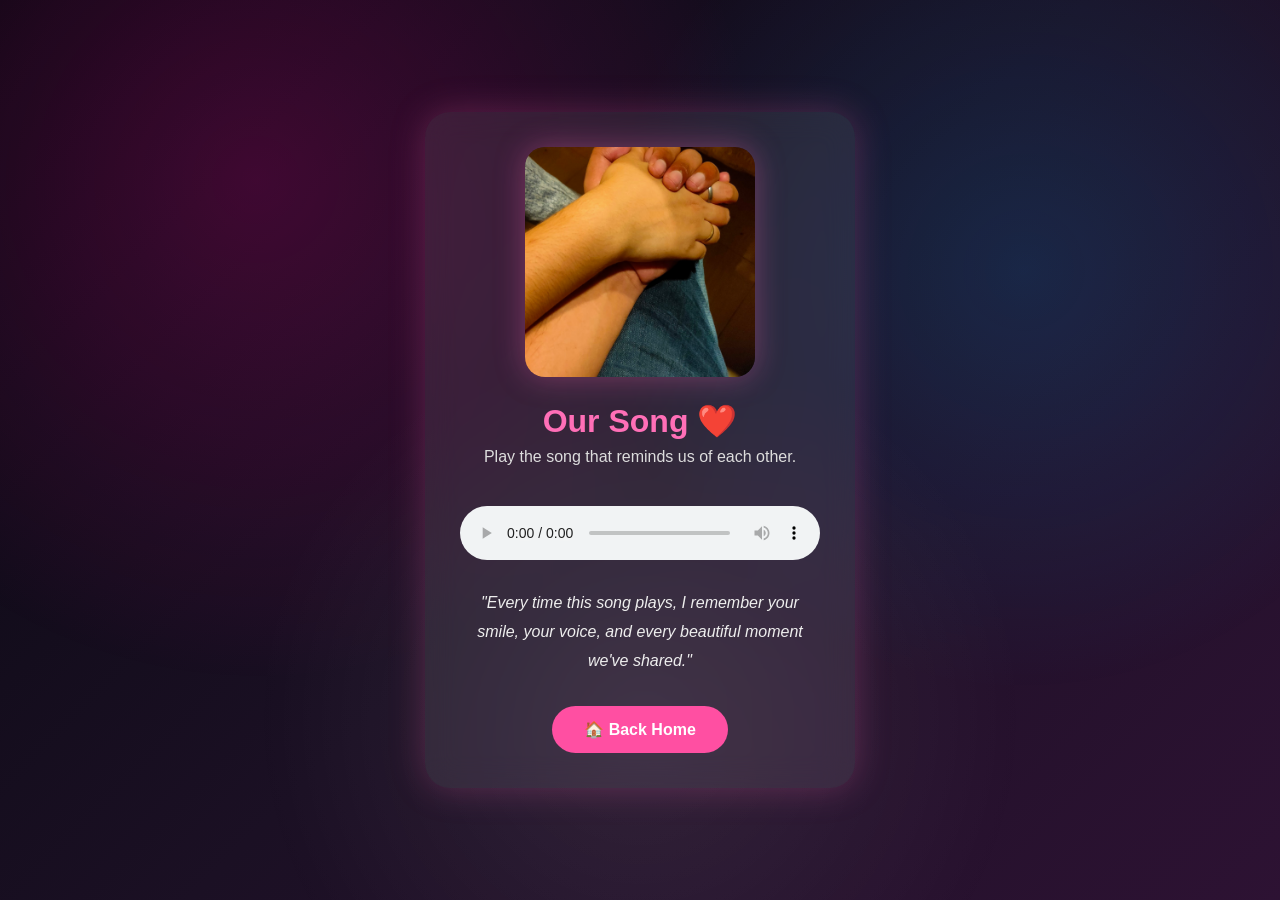
<file: music.html>
<!DOCTYPE html>
<html lang="en">
<head>

<meta charset="UTF-8">
<meta name="viewport" content="width=device-width, initial-scale=1.0">

<title>Our Song ❤️</title>

<link rel="stylesheet" href="style.css">

<style>

body{
    margin:0;
    font-family:'Poppins',sans-serif;
    background:linear-gradient(135deg,#080811,#1b1024,#2d1233);
    color:white;
    display:flex;
    justify-content:center;
    align-items:center;
    min-height:100vh;
}

.player{

    width:90%;
    max-width:430px;

    background:rgba(255,255,255,.08);

    backdrop-filter:blur(15px);

    border-radius:25px;

    padding:35px;

    text-align:center;

    box-shadow:0 0 35px rgba(255,105,180,.25);

}

.cover{

    width:230px;
    height:230px;

    margin:auto;

    border-radius:20px;

    overflow:hidden;

    box-shadow:0 0 30px rgba(255,105,180,.35);

}

.cover img{

    width:100%;
    height:100%;
    object-fit:cover;

}

h1{

    margin:25px 0 8px;
    color:#ff6fb7;

}

.artist{

    color:#ddd;
    margin-bottom:25px;

}

audio{

    width:100%;
    margin-top:15px;

}

.quote{

    margin-top:25px;

    line-height:1.8;

    color:#eee;

    font-style:italic;

}

.back{

    display:inline-block;

    margin-top:30px;

    padding:14px 32px;

    background:#ff4fa2;

    color:white;

    text-decoration:none;

    border-radius:40px;

    font-weight:600;

}

</style>

</head>

<body>

<div class="player">

<div class="cover">

<img src="images/photo1.jpg" alt="Our Photo">

</div>

<h1>Our Song ❤️</h1>

<p class="artist">

Play the song that reminds us of each other.

</p>

<audio controls>

<source src="music/birthday-song.mp3" type="audio/mpeg">

Your browser does not support audio.

</audio>

<div class="quote">

"Every time this song plays,
I remember your smile,
your voice,
and every beautiful moment we've shared."

</div>

<a href="index.html" class="back">

🏠 Back Home

</a>

</div>

</body>

</html>
</file>
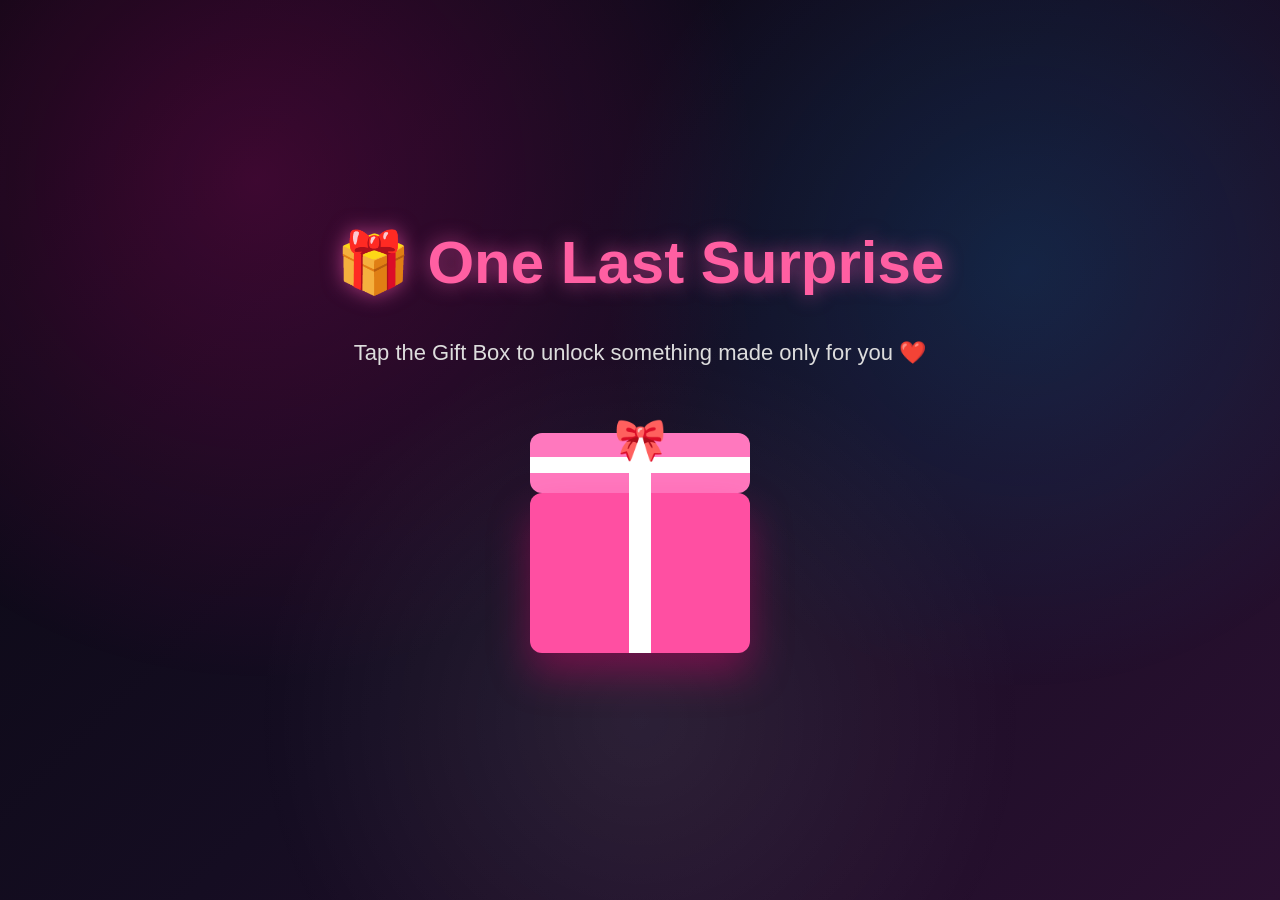
<file: surprise.html>
<!DOCTYPE html>
<html lang="en">

<head>

<meta charset="UTF-8">

<meta name="viewport" content="width=device-width, initial-scale=1.0">

<title>Birthday Surprise ❤️</title>

<link rel="stylesheet" href="style.css">
<link href="https://fonts.googleapis.com/css2?family=Allura&family=Cormorant+Garamond:wght@400;600&display=swap" rel="stylesheet">

<style>
    /* ===========================
   GIFT GLOW
=========================== */

.gift{
    animation:giftGlow 2s ease-in-out infinite;
}

@keyframes giftGlow{

0%{
    transform:scale(1);
    filter:drop-shadow(0 0 10px rgba(255,80,170,.4));
}

50%{
    transform:scale(1.03);
    filter:drop-shadow(0 0 35px rgba(255,80,170,.9));
}

100%{
    transform:scale(1);
    filter:drop-shadow(0 0 10px rgba(255,80,170,.4));
}

}

/* ===========================
   GIFT OPEN ANIMATION
=========================== */

.lid.open{

    transform:
    rotateX(130deg)
    translateY(-30px);

}

/* ===========================
   BALLOONS
=========================== */

.balloon{

    user-select:none;

    opacity:.95;

}

.balloon:nth-child(1){

left:8%;
animation-duration:14s;

}

.balloon:nth-child(2){

left:22%;
animation-duration:18s;

}

.balloon:nth-child(3){

left:38%;
animation-duration:16s;

}

.balloon:nth-child(4){

left:57%;
animation-duration:20s;

}

.balloon:nth-child(5){

left:74%;
animation-duration:17s;

}

.balloon:nth-child(6){

left:90%;
animation-duration:15s;

}

/* ===========================
   HEART PARTICLES
=========================== */

.heart{

position:fixed;

bottom:-50px;

font-size:24px;

pointer-events:none;

animation:heartFloat linear forwards;

z-index:9999;

}

@keyframes heartFloat{

0%{

transform:
translateY(0)
scale(.6);

opacity:0;

}

20%{

opacity:1;

}

100%{

transform:
translateY(-120vh)
scale(1.6);

opacity:0;

}

}

/* ===========================
   SPARKLES
=========================== */

.sparkle{

position:fixed;

width:6px;

height:6px;

background:#fff;

border-radius:50%;

box-shadow:

0 0 10px white,

0 0 20px #ffd54f,

0 0 30px #fff;

animation:sparkleAnim 2s linear forwards;

pointer-events:none;

}

@keyframes sparkleAnim{

0%{

opacity:0;

transform:scale(.2);

}

30%{

opacity:1;

}

100%{

opacity:0;

transform:
translateY(-120px)
scale(2);

}

}

/* ===========================
   FIREWORKS
=========================== */

.firework{

position:fixed;

width:10px;

height:10px;

border-radius:50%;

pointer-events:none;

animation:explode 1.3s ease-out forwards;

}

@keyframes explode{

0%{

transform:scale(.2);

opacity:1;

}

100%{

transform:scale(18);

opacity:0;

}

}

/* ===========================
   HAPPY MESSAGE EFFECT
=========================== */

#surpriseContent h2{

animation:pulseText 2s infinite;

}

@keyframes pulseText{

0%{

transform:scale(1);

}

50%{

transform:scale(1.05);

color:#fff176;

}

100%{

transform:scale(1);

}

}

/* ===========================
   BUTTON EFFECT
=========================== */

.back-btn{

transition:.35s;

box-shadow:0 0 15px rgba(255,79,162,.35);

}

.back-btn:hover{

transform:translateY(-5px);

box-shadow:

0 0 20px rgba(255,79,162,.6),

0 0 40px rgba(255,79,162,.4);

}

/* ===========================
   MOBILE
=========================== */

@media(max-width:768px){

h1{

font-size:40px;

}

.subtitle{

font-size:18px;

}

#surpriseContent h2{

font-size:34px;

}

#surpriseContent p{

font-size:18px;

line-height:1.7;

}

.gift{

transform:scale(.82);

}

}

body{
    margin:0;
    font-family:'Poppins',sans-serif;
    overflow:hidden;
    background:linear-gradient(135deg,#080811,#150d22,#2b1031);
    color:#fff;
}

/* Background */

#stars{
    position:fixed;
    inset:0;
    overflow:hidden;
    z-index:-2;
}

.star{
    position:absolute;
    width:3px;
    height:3px;
    background:white;
    border-radius:50%;
    animation:twinkle 2s infinite alternate;
}

@keyframes twinkle{
    from{opacity:.2;}
    to{opacity:1;}
}

/* Main */

.container{
    display:flex;
    flex-direction:column;
    justify-content:center;
    align-items:center;
    min-height:100vh;
    text-align:center;
    padding:20px;
}

h1{
    font-size:58px;
    color:#ff69b4;
    margin-bottom:10px;
}

.subtitle{
    font-size:22px;
    color:#ddd;
    margin-bottom:60px;
}

/* Gift Box */

.gift-wrapper{
    cursor:pointer;
    perspective:1000px;
}

.gift{
    position:relative;
    width:220px;
    height:220px;
}

.box{
    position:absolute;
    bottom:0;
    width:220px;
    height:160px;
    background:#ff4fa2;
    border-radius:12px;
    box-shadow:0 20px 40px rgba(255,0,120,.35);
}

.lid{
    position:absolute;
    top:0;
    width:220px;
    height:60px;
    background:#ff78be;
    border-radius:12px;
    transform-origin:bottom;
    transition:1s;
}

.ribbon-v{
    position:absolute;
    left:50%;
    transform:translateX(-50%);
    width:22px;
    height:220px;
    background:#fff;
}

.ribbon-h{
    position:absolute;
    top:24px;
    width:220px;
    height:16px;
    background:#fff;
}

.bow{
    position:absolute;
    top:-18px;
    left:50%;
    transform:translateX(-50%);
    font-size:42px;
}

/* Hidden Content */

#surpriseContent{
    display:none;
    margin-top:50px;
    animation:fadeIn 1.2s ease;
}

#surpriseContent h2{
    font-size:48px;
    color:#ffd54f;
    margin-bottom:20px;
}

#surpriseContent p{
    font-size:22px;
    max-width:850px;
    line-height:1.8;
}

@keyframes fadeIn{
    from{
        opacity:0;
        transform:translateY(30px);
    }
    to{
        opacity:1;
        transform:translateY(0);
    }
}

/* Balloons */

.balloon{
    position:absolute;
    bottom:-180px;
    font-size:70px;
    animation:floatUp linear infinite;
}

@keyframes floatUp{

0%{
transform:translateY(0);
}

100%{
transform:translateY(-140vh);
}

}

/* Back Button */

.back-btn{

margin-top:40px;

display:inline-block;

padding:16px 35px;

border-radius:40px;

background:#ff4fa2;

color:white;

text-decoration:none;

font-weight:600;

}


/* LOVE LETTER */
.letter-paper{max-width:900px;margin:40px auto;padding:60px;background:linear-gradient(180deg,#fffdf5,#fff8e8);color:#4b2e2e;border-radius:20px;box-shadow:0 15px 40px rgba(0,0,0,.35);border:8px solid #f6e6c5;}
.letter-title{font-family:'Allura',cursive;font-size:60px;text-align:center;color:#d63384;}
.love-letter{font-family:'Allura',cursive;font-size:34px;line-height:2.1;color:#4a2f2f;text-align:justify;}
.signature{text-align:right;font-family:'Allura',cursive;font-size:42px;color:#d63384;margin-top:40px;}

</style>

</head>

<body>
<body>

<!-- Animated Background -->
<div id="stars"></div>
<div id="heartsContainer"></div>

<!-- Music -->
<audio id="birthdayMusic" loop>
    <source src="music/birthday-song.mp3" type="audio/mpeg">
</audio>

<!-- Main Container -->
<div class="container">

    <h1 class="mainTitle">
        🎁 One Last Surprise
    </h1>

    <p class="subtitle">
        Tap the Gift Box to unlock something made only for you ❤️
    </p>

    <!-- Gift -->
    <div class="gift-wrapper" id="giftWrapper">

        <div class="gift">

            <div class="lid" id="lid"></div>

            <div class="box"></div>

            <div class="ribbon-v"></div>

            <div class="ribbon-h"></div>

            <div class="bow">
                🎀
            </div>

        </div>

    </div>

    <!-- Hidden Content -->
    <div id="surpriseContent">

        <!-- 8 Reasons Page -->
        <section id="reasonsSection">

            <h2 class="sectionTitle">

                ❤️ 8 Reasons Why I'll Always Love You ❤️

            </h2>

            <div class="reasonCard">

                <img
                    id="reasonImage"
                    src="images/Photo1.jpg"
                    alt="Reason Photo"
                >

                <h3 id="reasonTitle">

                    ❤️ Reason 1

                </h3>

                <p id="reasonText">

                </p>

                <button
                    id="nextReasonBtn"
                    class="btn">

                    Next Reason ❤️

                </button>

            </div>

        </section>

        <!-- Letter (Hidden Initially) -->

        <section id="letterSection" style="display:none;">

<div class="letter-paper">

<h2 class="letter-title">

💌 A Letter Straight From My Heart 💌

</h2>

<div id="typingLetter" class="love-letter">

</div>

<div class="signature">

Forever Yours ❤️<br>

<b>Om</b>

</div>

<button
class="btn"
id="continueBtn"
style="display:none;margin-top:40px;">

One Last Surprise 🎆

</button>

</div>

</section>

<section
id="finalSection"
style="display:none;">

<h1 class="mainTitle">

🎂 Happy Birthday My Darling ❤️

</h1>

<p class="finalText">

Thank you for coming into my life💞.

You are my happiness😊
My peace😌
My best friend🤝🏻
My soulmate👩‍❤️‍👨
and My forever♥️.

No matter what happens,

I promise...

I will always stand beside you🤝🏻,

love you💞,

respect you🙇🏻‍♂️,

and choose you🫵🏻.

Every.

Single.

Day. ❤️

</p>

<h2 style="color:#ffd54f;margin-top:30px;">

I Love You Forever ♾️❤️

</h2>

</section>

        <!-- Final Section -->

        <section
            id="finalSection"
            style="display:none;">

            <!-- We'll build this in Part 4 -->

        </section>

        <a href="index.html" class="back-btn">

            🏠 Back Home

        </a>

    </div>

</div>

<script src="script.js"></script>

</body>


</body>

</html>
</file>
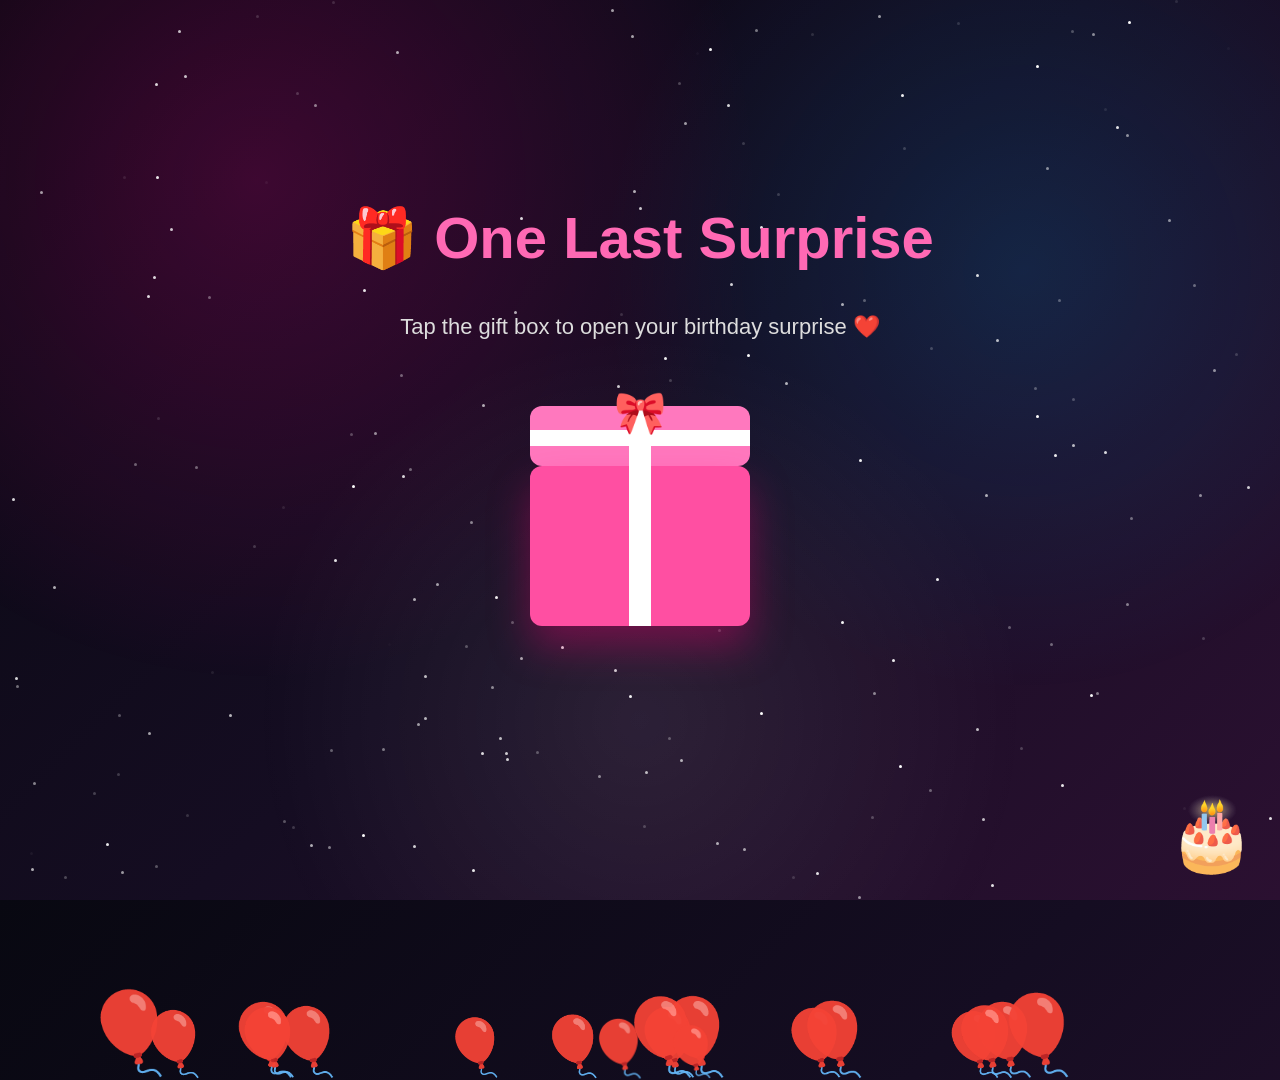
<file: surprise_part1.html>
<!DOCTYPE html>
<html lang="en">

<head>

<meta charset="UTF-8">

<meta name="viewport" content="width=device-width, initial-scale=1.0">

<title>Birthday Surprise ❤️</title>

<link rel="stylesheet" href="style.css">

<style>
    /* ===========================
   GIFT GLOW
=========================== */

.gift{
    animation:giftGlow 2s ease-in-out infinite;
}

@keyframes giftGlow{

0%{
    transform:scale(1);
    filter:drop-shadow(0 0 10px rgba(255,80,170,.4));
}

50%{
    transform:scale(1.03);
    filter:drop-shadow(0 0 35px rgba(255,80,170,.9));
}

100%{
    transform:scale(1);
    filter:drop-shadow(0 0 10px rgba(255,80,170,.4));
}

}

/* ===========================
   GIFT OPEN ANIMATION
=========================== */

.lid.open{

    transform:
    rotateX(130deg)
    translateY(-30px);

}

/* ===========================
   BALLOONS
=========================== */

.balloon{

    user-select:none;

    opacity:.95;

}

.balloon:nth-child(1){

left:8%;
animation-duration:14s;

}

.balloon:nth-child(2){

left:22%;
animation-duration:18s;

}

.balloon:nth-child(3){

left:38%;
animation-duration:16s;

}

.balloon:nth-child(4){

left:57%;
animation-duration:20s;

}

.balloon:nth-child(5){

left:74%;
animation-duration:17s;

}

.balloon:nth-child(6){

left:90%;
animation-duration:15s;

}

/* ===========================
   HEART PARTICLES
=========================== */

.heart{

position:fixed;

bottom:-50px;

font-size:24px;

pointer-events:none;

animation:heartFloat linear forwards;

z-index:9999;

}

@keyframes heartFloat{

0%{

transform:
translateY(0)
scale(.6);

opacity:0;

}

20%{

opacity:1;

}

100%{

transform:
translateY(-120vh)
scale(1.6);

opacity:0;

}

}

/* ===========================
   SPARKLES
=========================== */

.sparkle{

position:fixed;

width:6px;

height:6px;

background:#fff;

border-radius:50%;

box-shadow:

0 0 10px white,

0 0 20px #ffd54f,

0 0 30px #fff;

animation:sparkleAnim 2s linear forwards;

pointer-events:none;

}

@keyframes sparkleAnim{

0%{

opacity:0;

transform:scale(.2);

}

30%{

opacity:1;

}

100%{

opacity:0;

transform:
translateY(-120px)
scale(2);

}

}

/* ===========================
   FIREWORKS
=========================== */

.firework{

position:fixed;

width:10px;

height:10px;

border-radius:50%;

pointer-events:none;

animation:explode 1.3s ease-out forwards;

}

@keyframes explode{

0%{

transform:scale(.2);

opacity:1;

}

100%{

transform:scale(18);

opacity:0;

}

}

/* ===========================
   HAPPY MESSAGE EFFECT
=========================== */

#surpriseContent h2{

animation:pulseText 2s infinite;

}

@keyframes pulseText{

0%{

transform:scale(1);

}

50%{

transform:scale(1.05);

color:#fff176;

}

100%{

transform:scale(1);

}

}

/* ===========================
   BUTTON EFFECT
=========================== */

.back-btn{

transition:.35s;

box-shadow:0 0 15px rgba(255,79,162,.35);

}

.back-btn:hover{

transform:translateY(-5px);

box-shadow:

0 0 20px rgba(255,79,162,.6),

0 0 40px rgba(255,79,162,.4);

}

/* ===========================
   MOBILE
=========================== */

@media(max-width:768px){

h1{

font-size:40px;

}

.subtitle{

font-size:18px;

}

#surpriseContent h2{

font-size:34px;

}

#surpriseContent p{

font-size:18px;

line-height:1.7;

}

.gift{

transform:scale(.82);

}

}

body{
    margin:0;
    font-family:'Poppins',sans-serif;
    overflow:hidden;
    background:linear-gradient(135deg,#080811,#150d22,#2b1031);
    color:#fff;
}

/* Background */

#stars{
    position:fixed;
    inset:0;
    overflow:hidden;
    z-index:-2;
}

.star{
    position:absolute;
    width:3px;
    height:3px;
    background:white;
    border-radius:50%;
    animation:twinkle 2s infinite alternate;
}

@keyframes twinkle{
    from{opacity:.2;}
    to{opacity:1;}
}

/* Main */

.container{
    display:flex;
    flex-direction:column;
    justify-content:center;
    align-items:center;
    min-height:100vh;
    text-align:center;
    padding:20px;
}

h1{
    font-size:58px;
    color:#ff69b4;
    margin-bottom:10px;
}

.subtitle{
    font-size:22px;
    color:#ddd;
    margin-bottom:60px;
}

/* Gift Box */

.gift-wrapper{
    cursor:pointer;
    perspective:1000px;
}

.gift{
    position:relative;
    width:220px;
    height:220px;
}

.box{
    position:absolute;
    bottom:0;
    width:220px;
    height:160px;
    background:#ff4fa2;
    border-radius:12px;
    box-shadow:0 20px 40px rgba(255,0,120,.35);
}

.lid{
    position:absolute;
    top:0;
    width:220px;
    height:60px;
    background:#ff78be;
    border-radius:12px;
    transform-origin:bottom;
    transition:1s;
}

.ribbon-v{
    position:absolute;
    left:50%;
    transform:translateX(-50%);
    width:22px;
    height:220px;
    background:#fff;
}

.ribbon-h{
    position:absolute;
    top:24px;
    width:220px;
    height:16px;
    background:#fff;
}

.bow{
    position:absolute;
    top:-18px;
    left:50%;
    transform:translateX(-50%);
    font-size:42px;
}

/* Hidden Content */

#surpriseContent{
    display:none;
    margin-top:50px;
    animation:fadeIn 1.2s ease;
}

#surpriseContent h2{
    font-size:48px;
    color:#ffd54f;
    margin-bottom:20px;
}

#surpriseContent p{
    font-size:22px;
    max-width:850px;
    line-height:1.8;
}

@keyframes fadeIn{
    from{
        opacity:0;
        transform:translateY(30px);
    }
    to{
        opacity:1;
        transform:translateY(0);
    }
}

/* Balloons */

.balloon{
    position:absolute;
    bottom:-180px;
    font-size:70px;
    animation:floatUp linear infinite;
}

@keyframes floatUp{

0%{
transform:translateY(0);
}

100%{
transform:translateY(-140vh);
}

}

/* Back Button */

.back-btn{

margin-top:40px;

display:inline-block;

padding:16px 35px;

border-radius:40px;

background:#ff4fa2;

color:white;

text-decoration:none;

font-weight:600;

}

</style>

</head>

<body>

<div id="stars"></div>

<div class="container">

<h1>🎁 One Last Surprise</h1>

<p class="subtitle">

Tap the gift box to open your birthday surprise ❤️

</p>

<div class="gift-wrapper" id="giftWrapper">

<div class="gift">

<div class="lid" id="lid"></div>

<div class="box"></div>

<div class="ribbon-v"></div>

<div class="ribbon-h"></div>

<div class="bow">🎀</div>

</div>

</div>

<div id="surpriseContent">

<h2>

Happy Birthday My Darling ❤️

</h2>

<p>

Every moment with you has become a priceless memory.
You are my happiness, my peace, my biggest blessing and
my favourite person in this entire world.

Thank you for making my life beautiful.

I Love You Forever ❤️

</p>

<a href="index.html" class="back-btn">

🏠 Back Home

</a>

</div>

</div>

<!-- JavaScript will be added in Part 3 -->
    <script>

// ==========================
// Create Twinkling Stars
// ==========================

const stars = document.getElementById("stars");

for(let i=0;i<180;i++){

    const star=document.createElement("div");

    star.className="star";

    star.style.left=Math.random()*100+"vw";

    star.style.top=Math.random()*100+"vh";

    star.style.animationDelay=Math.random()*2+"s";

    star.style.opacity=Math.random();

    stars.appendChild(star);
}

// ==========================
// Create Floating Balloons
// ==========================

const colors=["🎈","🎈","🎈","🎈","🎈","🎈"];

for(let i=0;i<18;i++){

    const b=document.createElement("div");

    b.className="balloon";

    b.innerHTML=colors[Math.floor(Math.random()*colors.length)];

    b.style.left=Math.random()*100+"vw";

    b.style.animationDuration=(10+Math.random()*10)+"s";

    b.style.fontSize=(45+Math.random()*35)+"px";

    b.style.animationDelay=Math.random()*6+"s";

    document.body.appendChild(b);

}

// ==========================
// Gift Opening
// ==========================

let opened=false;

document.getElementById("giftWrapper").onclick=function(){

    if(opened) return;

    opened=true;

    document.getElementById("lid").classList.add("open");

    setTimeout(()=>{

        document.getElementById("surpriseContent").style.display="block";

    },900);

    launchFireworks();

    createConfetti();

};

// ==========================
// Floating Hearts
// ==========================

function createHeart(){

    const h=document.createElement("div");

    h.className="heart";

    h.innerHTML="❤️";

    h.style.left=Math.random()*100+"vw";

    h.style.fontSize=(18+Math.random()*28)+"px";

    h.style.animationDuration=(4+Math.random()*4)+"s";

    document.body.appendChild(h);

    setTimeout(()=>h.remove(),8000);

}

setInterval(createHeart,400);

// ==========================
// Sparkles
// ==========================

function sparkle(){

    const s=document.createElement("div");

    s.className="sparkle";

    s.style.left=Math.random()*100+"vw";

    s.style.top=Math.random()*100+"vh";

    document.body.appendChild(s);

    setTimeout(()=>s.remove(),2000);

}

setInterval(sparkle,250);

// ==========================
// Fireworks
// ==========================

function launchFireworks(){

    const colors=[
        "#ff4fa2",
        "#ffd54f",
        "#00e5ff",
        "#7cff6b",
        "#ffffff",
        "#ff9800"
    ];

    for(let i=0;i<120;i++){

        const f=document.createElement("div");

        f.className="firework";

        f.style.left=(30+Math.random()*40)+"vw";

        f.style.top=(20+Math.random()*30)+"vh";

        f.style.background=
        colors[Math.floor(Math.random()*colors.length)];

        document.body.appendChild(f);

        setTimeout(()=>f.remove(),1500);

    }

}

// ==========================
// Confetti
// ==========================

function createConfetti(){

    const confettiColors=[
        "#ff4fa2",
        "#ffd54f",
        "#00e5ff",
        "#ffffff",
        "#7cff6b",
        "#ff9800"
    ];

    for(let i=0;i<250;i++){

        const c=document.createElement("div");

        c.style.position="fixed";

        c.style.left=Math.random()*100+"vw";

        c.style.top="-20px";

        c.style.width="8px";

        c.style.height="14px";

        c.style.background=
        confettiColors[Math.floor(Math.random()*confettiColors.length)];

        c.style.transform=
        "rotate("+Math.random()*360+"deg)";

        c.style.transition=
        (3+Math.random()*3)+"s linear";

        c.style.zIndex="9999";

        document.body.appendChild(c);

        setTimeout(()=>{

            c.style.transform=
            "translateY(120vh) rotate(720deg)";

        },50);

        setTimeout(()=>c.remove(),7000);

    }

}

            </script>
    <!-- Birthday Music -->
<audio id="birthdayMusic" loop>
    <source src="music/birthday-song.mp3" type="audio/mpeg">
</audio>

<script>

// Play music automatically after opening the gift
const music = document.getElementById("birthdayMusic");

document.getElementById("giftWrapper").addEventListener("click", () => {

    music.play().catch(() => {
        console.log("Autoplay blocked until user interaction.");
    });

});

// Cake Animation
const cake = document.createElement("div");

cake.innerHTML = "🎂";

cake.style.position = "fixed";
cake.style.bottom = "25px";
cake.style.right = "25px";
cake.style.fontSize = "70px";
cake.style.zIndex = "9998";
cake.style.animation = "cakeBounce 2s infinite";

document.body.appendChild(cake);

// Add animation dynamically
const style = document.createElement("style");

style.innerHTML = `

@keyframes cakeBounce{

0%{transform:translateY(0);}
50%{transform:translateY(-15px);}
100%{transform:translateY(0);}

}

`;

document.head.appendChild(style);

// Final Message after 5 seconds
setTimeout(()=>{

if(opened){

alert("❤️ Happy Birthday Varsha ❤️\n\nMay every dream of yours come true.\n\nLove You Forever!\n\n- Om ❤️");

}

},5000);

</script>

</body>

</html>
</file>
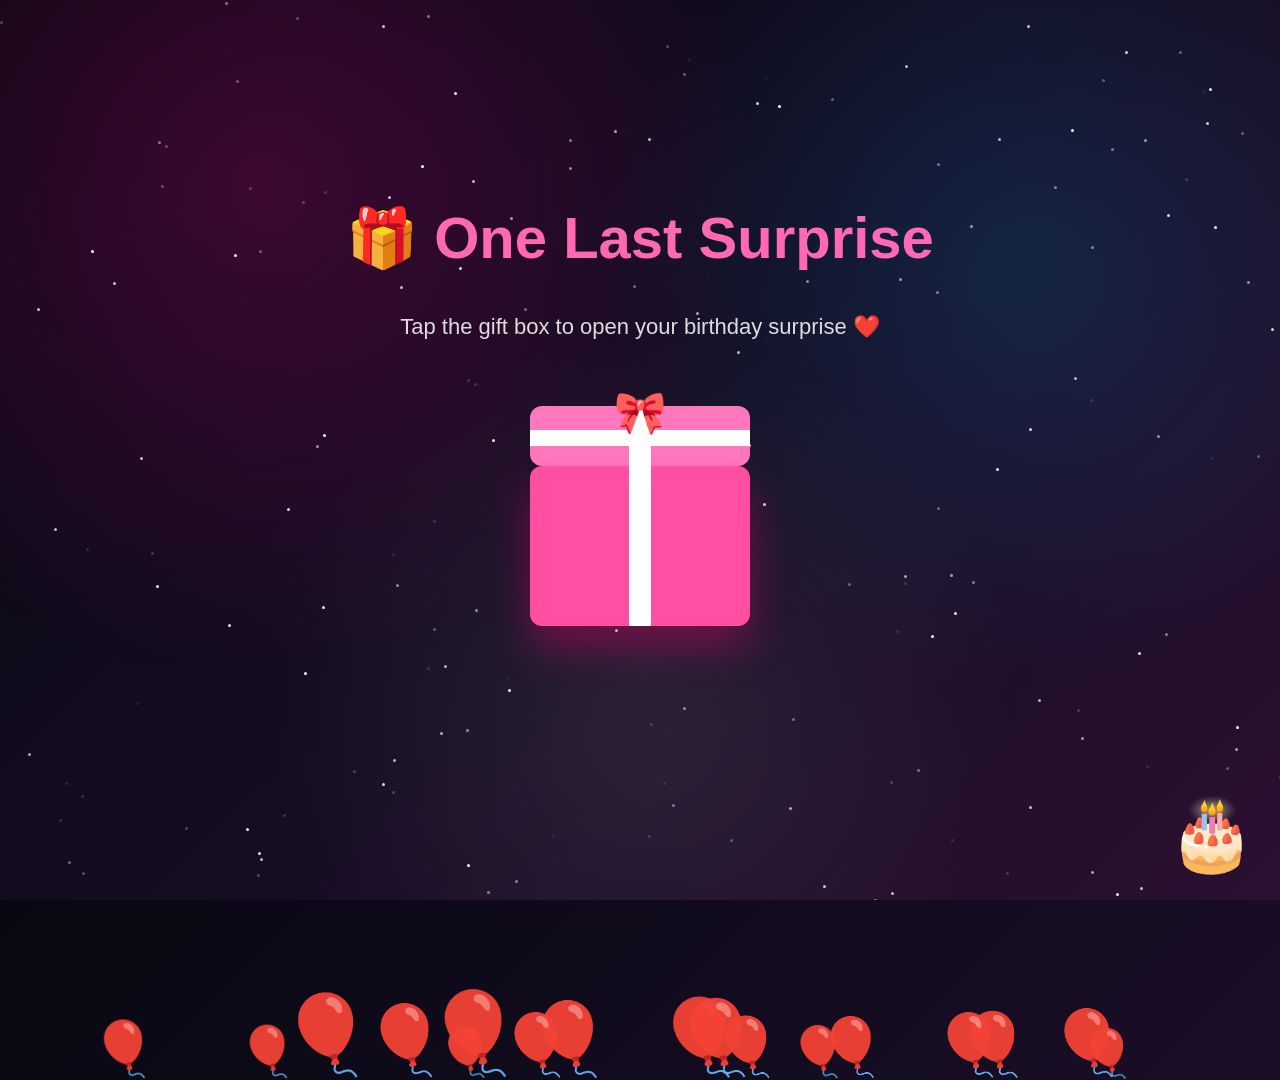
<file: surprise_updated.html>
<!DOCTYPE html>
<html lang="en">

<head>

<meta charset="UTF-8">

<meta name="viewport" content="width=device-width, initial-scale=1.0">

<title>Birthday Surprise ❤️</title>

<link rel="stylesheet" href="style.css">
<link href="https://fonts.googleapis.com/css2?family=Allura&family=Cormorant+Garamond:wght@400;600&display=swap" rel="stylesheet">

<style>
    /* ===========================
   GIFT GLOW
=========================== */

.gift{
    animation:giftGlow 2s ease-in-out infinite;
}

@keyframes giftGlow{

0%{
    transform:scale(1);
    filter:drop-shadow(0 0 10px rgba(255,80,170,.4));
}

50%{
    transform:scale(1.03);
    filter:drop-shadow(0 0 35px rgba(255,80,170,.9));
}

100%{
    transform:scale(1);
    filter:drop-shadow(0 0 10px rgba(255,80,170,.4));
}

}

/* ===========================
   GIFT OPEN ANIMATION
=========================== */

.lid.open{

    transform:
    rotateX(130deg)
    translateY(-30px);

}

/* ===========================
   BALLOONS
=========================== */

.balloon{

    user-select:none;

    opacity:.95;

}

.balloon:nth-child(1){

left:8%;
animation-duration:14s;

}

.balloon:nth-child(2){

left:22%;
animation-duration:18s;

}

.balloon:nth-child(3){

left:38%;
animation-duration:16s;

}

.balloon:nth-child(4){

left:57%;
animation-duration:20s;

}

.balloon:nth-child(5){

left:74%;
animation-duration:17s;

}

.balloon:nth-child(6){

left:90%;
animation-duration:15s;

}

/* ===========================
   HEART PARTICLES
=========================== */

.heart{

position:fixed;

bottom:-50px;

font-size:24px;

pointer-events:none;

animation:heartFloat linear forwards;

z-index:9999;

}

@keyframes heartFloat{

0%{

transform:
translateY(0)
scale(.6);

opacity:0;

}

20%{

opacity:1;

}

100%{

transform:
translateY(-120vh)
scale(1.6);

opacity:0;

}

}

/* ===========================
   SPARKLES
=========================== */

.sparkle{

position:fixed;

width:6px;

height:6px;

background:#fff;

border-radius:50%;

box-shadow:

0 0 10px white,

0 0 20px #ffd54f,

0 0 30px #fff;

animation:sparkleAnim 2s linear forwards;

pointer-events:none;

}

@keyframes sparkleAnim{

0%{

opacity:0;

transform:scale(.2);

}

30%{

opacity:1;

}

100%{

opacity:0;

transform:
translateY(-120px)
scale(2);

}

}

/* ===========================
   FIREWORKS
=========================== */

.firework{

position:fixed;

width:10px;

height:10px;

border-radius:50%;

pointer-events:none;

animation:explode 1.3s ease-out forwards;

}

@keyframes explode{

0%{

transform:scale(.2);

opacity:1;

}

100%{

transform:scale(18);

opacity:0;

}

}

/* ===========================
   HAPPY MESSAGE EFFECT
=========================== */

#surpriseContent h2{

animation:pulseText 2s infinite;

}

@keyframes pulseText{

0%{

transform:scale(1);

}

50%{

transform:scale(1.05);

color:#fff176;

}

100%{

transform:scale(1);

}

}

/* ===========================
   BUTTON EFFECT
=========================== */

.back-btn{

transition:.35s;

box-shadow:0 0 15px rgba(255,79,162,.35);

}

.back-btn:hover{

transform:translateY(-5px);

box-shadow:

0 0 20px rgba(255,79,162,.6),

0 0 40px rgba(255,79,162,.4);

}

/* ===========================
   MOBILE
=========================== */

@media(max-width:768px){

h1{

font-size:40px;

}

.subtitle{

font-size:18px;

}

#surpriseContent h2{

font-size:34px;

}

#surpriseContent p{

font-size:18px;

line-height:1.7;

}

.gift{

transform:scale(.82);

}

}

body{
    margin:0;
    font-family:'Poppins',sans-serif;
    overflow:hidden;
    background:linear-gradient(135deg,#080811,#150d22,#2b1031);
    color:#fff;
}

/* Background */

#stars{
    position:fixed;
    inset:0;
    overflow:hidden;
    z-index:-2;
}

.star{
    position:absolute;
    width:3px;
    height:3px;
    background:white;
    border-radius:50%;
    animation:twinkle 2s infinite alternate;
}

@keyframes twinkle{
    from{opacity:.2;}
    to{opacity:1;}
}

/* Main */

.container{
    display:flex;
    flex-direction:column;
    justify-content:center;
    align-items:center;
    min-height:100vh;
    text-align:center;
    padding:20px;
}

h1{
    font-size:58px;
    color:#ff69b4;
    margin-bottom:10px;
}

.subtitle{
    font-size:22px;
    color:#ddd;
    margin-bottom:60px;
}

/* Gift Box */

.gift-wrapper{
    cursor:pointer;
    perspective:1000px;
}

.gift{
    position:relative;
    width:220px;
    height:220px;
}

.box{
    position:absolute;
    bottom:0;
    width:220px;
    height:160px;
    background:#ff4fa2;
    border-radius:12px;
    box-shadow:0 20px 40px rgba(255,0,120,.35);
}

.lid{
    position:absolute;
    top:0;
    width:220px;
    height:60px;
    background:#ff78be;
    border-radius:12px;
    transform-origin:bottom;
    transition:1s;
}

.ribbon-v{
    position:absolute;
    left:50%;
    transform:translateX(-50%);
    width:22px;
    height:220px;
    background:#fff;
}

.ribbon-h{
    position:absolute;
    top:24px;
    width:220px;
    height:16px;
    background:#fff;
}

.bow{
    position:absolute;
    top:-18px;
    left:50%;
    transform:translateX(-50%);
    font-size:42px;
}

/* Hidden Content */

#surpriseContent{
    display:none;
    margin-top:50px;
    animation:fadeIn 1.2s ease;
}

#surpriseContent h2{
    font-size:48px;
    color:#ffd54f;
    margin-bottom:20px;
}

#surpriseContent p{
    font-size:22px;
    max-width:850px;
    line-height:1.8;
}

@keyframes fadeIn{
    from{
        opacity:0;
        transform:translateY(30px);
    }
    to{
        opacity:1;
        transform:translateY(0);
    }
}

/* Balloons */

.balloon{
    position:absolute;
    bottom:-180px;
    font-size:70px;
    animation:floatUp linear infinite;
}

@keyframes floatUp{

0%{
transform:translateY(0);
}

100%{
transform:translateY(-140vh);
}

}

/* Back Button */

.back-btn{

margin-top:40px;

display:inline-block;

padding:16px 35px;

border-radius:40px;

background:#ff4fa2;

color:white;

text-decoration:none;

font-weight:600;

}


/* LOVE LETTER */
.letter-paper{max-width:900px;margin:40px auto;padding:60px;background:linear-gradient(180deg,#fffdf5,#fff8e8);color:#4b2e2e;border-radius:20px;box-shadow:0 15px 40px rgba(0,0,0,.35);border:8px solid #f6e6c5;}
.letter-title{font-family:'Allura',cursive;font-size:60px;text-align:center;color:#d63384;}
.love-letter{font-family:'Allura',cursive;font-size:34px;line-height:2.1;color:#4a2f2f;text-align:justify;}
.signature{text-align:right;font-family:'Allura',cursive;font-size:42px;color:#d63384;margin-top:40px;}

</style>

</head>

<body>

<div id="stars"></div>

<div class="container">

<h1>🎁 One Last Surprise</h1>

<p class="subtitle">

Tap the gift box to open your birthday surprise ❤️

</p>

<div class="gift-wrapper" id="giftWrapper">

<div class="gift">

<div class="lid" id="lid"></div>

<div class="box"></div>

<div class="ribbon-v"></div>

<div class="ribbon-h"></div>

<div class="bow">🎀</div>

</div>

</div>

<div id="surpriseContent">

<div class="letter-paper">

<h2 class="letter-title">To My Dearest Varsha ❤️</h2>

<div class="love-letter">

<!-- Paste your complete 600-700 word letter here -->

</div>

<div class="signature">
Forever Yours,<br>Om ❤️
</div>

</div>

<a href="index.html" class="back-btn">

🏠 Back Home

</a>

</div>

</div>

<!-- JavaScript will be added in Part 3 -->
    <script>

// ==========================
// Create Twinkling Stars
// ==========================

const stars = document.getElementById("stars");

for(let i=0;i<180;i++){

    const star=document.createElement("div");

    star.className="star";

    star.style.left=Math.random()*100+"vw";

    star.style.top=Math.random()*100+"vh";

    star.style.animationDelay=Math.random()*2+"s";

    star.style.opacity=Math.random();

    stars.appendChild(star);
}

// ==========================
// Create Floating Balloons
// ==========================

const colors=["🎈","🎈","🎈","🎈","🎈","🎈"];

for(let i=0;i<18;i++){

    const b=document.createElement("div");

    b.className="balloon";

    b.innerHTML=colors[Math.floor(Math.random()*colors.length)];

    b.style.left=Math.random()*100+"vw";

    b.style.animationDuration=(10+Math.random()*10)+"s";

    b.style.fontSize=(45+Math.random()*35)+"px";

    b.style.animationDelay=Math.random()*6+"s";

    document.body.appendChild(b);

}

// ==========================
// Gift Opening
// ==========================

let opened=false;

document.getElementById("giftWrapper").onclick=function(){

    if(opened) return;

    opened=true;

    document.getElementById("lid").classList.add("open");

    setTimeout(()=>{

        document.getElementById("surpriseContent").style.display="block";

    },900);

    launchFireworks();

    createConfetti();

};

// ==========================
// Floating Hearts
// ==========================

function createHeart(){

    const h=document.createElement("div");

    h.className="heart";

    h.innerHTML="❤️";

    h.style.left=Math.random()*100+"vw";

    h.style.fontSize=(18+Math.random()*28)+"px";

    h.style.animationDuration=(4+Math.random()*4)+"s";

    document.body.appendChild(h);

    setTimeout(()=>h.remove(),8000);

}

setInterval(createHeart,400);

// ==========================
// Sparkles
// ==========================

function sparkle(){

    const s=document.createElement("div");

    s.className="sparkle";

    s.style.left=Math.random()*100+"vw";

    s.style.top=Math.random()*100+"vh";

    document.body.appendChild(s);

    setTimeout(()=>s.remove(),2000);

}

setInterval(sparkle,250);

// ==========================
// Fireworks
// ==========================

function launchFireworks(){

    const colors=[
        "#ff4fa2",
        "#ffd54f",
        "#00e5ff",
        "#7cff6b",
        "#ffffff",
        "#ff9800"
    ];

    for(let i=0;i<120;i++){

        const f=document.createElement("div");

        f.className="firework";

        f.style.left=(30+Math.random()*40)+"vw";

        f.style.top=(20+Math.random()*30)+"vh";

        f.style.background=
        colors[Math.floor(Math.random()*colors.length)];

        document.body.appendChild(f);

        setTimeout(()=>f.remove(),1500);

    }

}

// ==========================
// Confetti
// ==========================

function createConfetti(){

    const confettiColors=[
        "#ff4fa2",
        "#ffd54f",
        "#00e5ff",
        "#ffffff",
        "#7cff6b",
        "#ff9800"
    ];

    for(let i=0;i<250;i++){

        const c=document.createElement("div");

        c.style.position="fixed";

        c.style.left=Math.random()*100+"vw";

        c.style.top="-20px";

        c.style.width="8px";

        c.style.height="14px";

        c.style.background=
        confettiColors[Math.floor(Math.random()*confettiColors.length)];

        c.style.transform=
        "rotate("+Math.random()*360+"deg)";

        c.style.transition=
        (3+Math.random()*3)+"s linear";

        c.style.zIndex="9999";

        document.body.appendChild(c);

        setTimeout(()=>{

            c.style.transform=
            "translateY(120vh) rotate(720deg)";

        },50);

        setTimeout(()=>c.remove(),7000);

    }

}

            </script>
    <!-- Birthday Music -->
<audio id="birthdayMusic" loop>
    <source src="music/birthday-song.mp3" type="audio/mpeg">
</audio>

<script>

// Play music automatically after opening the gift
const music = document.getElementById("birthdayMusic");

document.getElementById("giftWrapper").addEventListener("click", () => {

    music.play().catch(() => {
        console.log("Autoplay blocked until user interaction.");
    });

});

// Cake Animation
const cake = document.createElement("div");

cake.innerHTML = "🎂";

cake.style.position = "fixed";
cake.style.bottom = "25px";
cake.style.right = "25px";
cake.style.fontSize = "70px";
cake.style.zIndex = "9998";
cake.style.animation = "cakeBounce 2s infinite";

document.body.appendChild(cake);

// Add animation dynamically
const style = document.createElement("style");

style.innerHTML = `

@keyframes cakeBounce{

0%{transform:translateY(0);}
50%{transform:translateY(-15px);}
100%{transform:translateY(0);}

}

`;

document.head.appendChild(style);

// Final Message after 5 seconds
setTimeout(()=>{

if(opened){

alert("❤️ Happy Birthday Varsha ❤️\n\nMay every dream of yours come true.\n\nLove You Forever!\n\n- Om ❤️");

}

},5000);

</script>

</body>

</html>
</file>
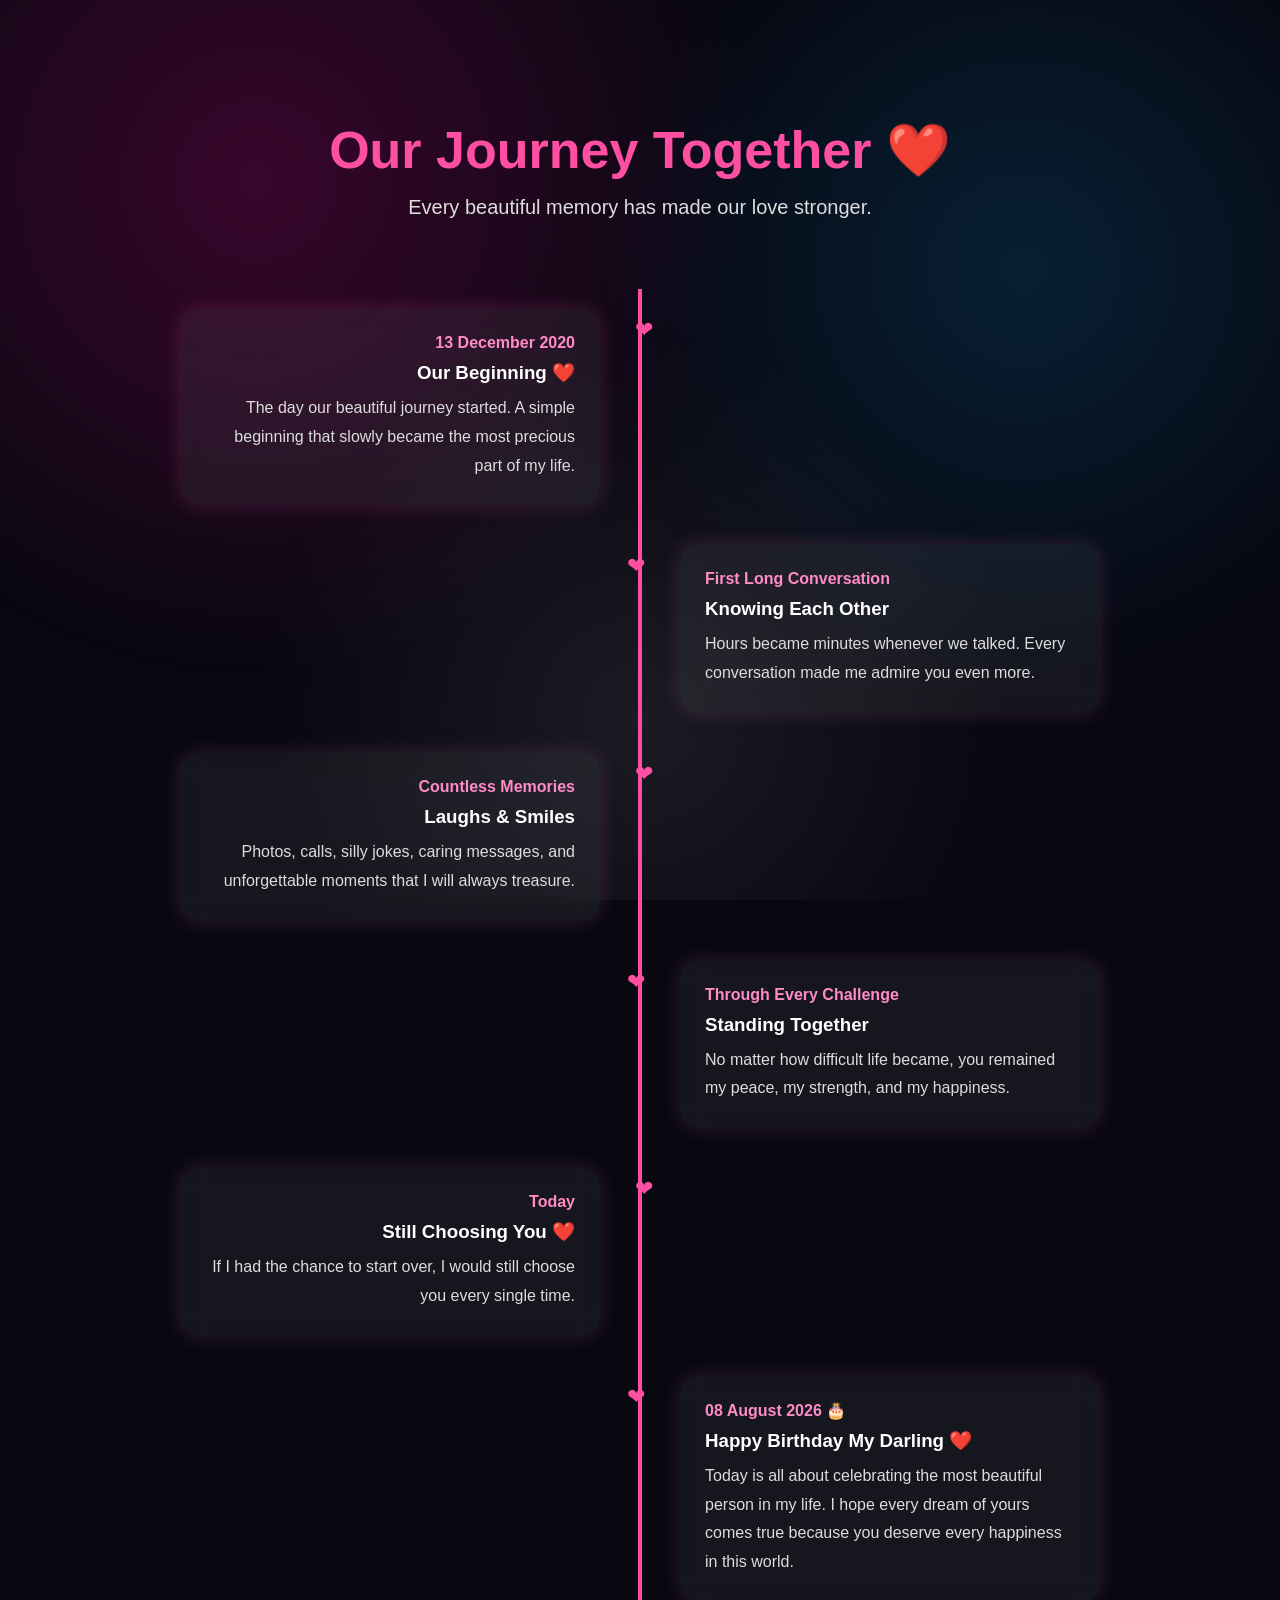
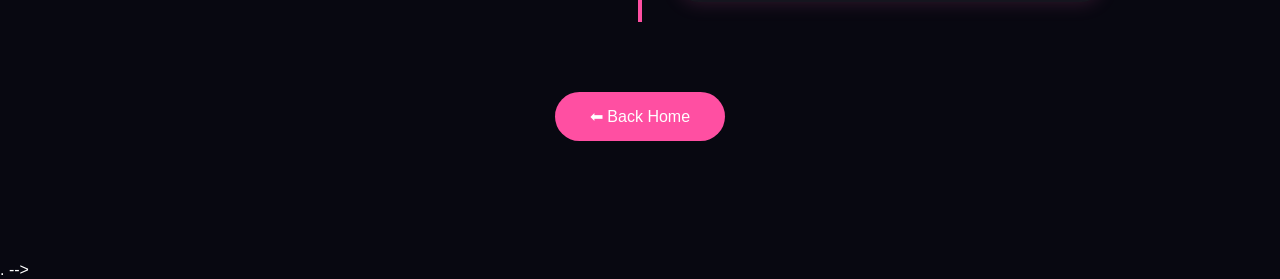
<file: timeline.html>
<!DOCTYPE html>
<html lang="en">

<head>

<meta charset="UTF-8">

<meta name="viewport" content="width=device-width, initial-scale=1.0">

<title>Our Journey ❤️</title>

<link rel="stylesheet" href="style.css">

<style>

body{
    background:#080811;
}

.timeline-page{
    padding:120px 10%;
}

.page-title{
    text-align:center;
    font-size:52px;
    color:#ff4fa2;
    margin-bottom:15px;
}

.page-subtitle{
    text-align:center;
    color:#ddd;
    font-size:20px;
    margin-bottom:70px;
}

.timeline-container{
    position:relative;
    max-width:1000px;
    margin:auto;
}

.timeline-container::before{
    content:"";
    position:absolute;
    left:50%;
    top:0;
    width:4px;
    height:100%;
    background:#ff4fa2;
    transform:translateX(-50%);
}

.timeline-item{
    width:50%;
    padding:20px 40px;
    position:relative;
}

.timeline-item.left{
    left:0;
    text-align:right;
}

.timeline-item.right{
    left:50%;
}

.timeline-content{
    background:rgba(255,255,255,.06);
    backdrop-filter:blur(12px);
    border-radius:18px;
    padding:25px;
    box-shadow:0 0 20px rgba(255,105,180,.18);
    transition:.4s;
}

.timeline-content:hover{
    transform:scale(1.03);
    box-shadow:0 0 35px rgba(255,105,180,.45);
}

.timeline-item::after{
    content:"❤";
    position:absolute;
    top:28px;
    font-size:22px;
    color:#ff4fa2;
}

.timeline-item.left::after{
    right:-13px;
}

.timeline-item.right::after{
    left:-13px;
}

.timeline-date{
    color:#ff8bc7;
    font-weight:600;
    margin-bottom:10px;
}

.timeline-content h3{
    margin-bottom:10px;
}

.timeline-content p{
    line-height:1.8;
    color:#ddd;
}

.back-home{
    display:inline-block;
    margin-top:70px;
    padding:15px 35px;
    background:#ff4fa2;
    color:#fff;
    text-decoration:none;
    border-radius:40px;
}

.center{
    text-align:center;
}

@media(max-width:768px){

.timeline-container::before{
left:20px;
}

.timeline-item{
width:100%;
left:0!important;
padding-left:60px;
text-align:left!important;
}

.timeline-item::after{
left:8px!important;
}

}

</style>

</head>

<body>

<section class="timeline-page">

<h1 class="page-title">
Our Journey Together ❤️
</h1>

<p class="page-subtitle">
Every beautiful memory has made our love stronger.
</p>

<div class="timeline-container">

<div class="timeline-item left">
<div class="timeline-content">
<div class="timeline-date">
13 December 2020
</div>
<h3>Our Beginning ❤️</h3>
<p>
The day our beautiful journey started. A simple beginning that slowly became the most precious part of my life.
</p>
</div>
</div>

<div class="timeline-item right">
<div class="timeline-content">
<div class="timeline-date">
First Long Conversation
</div>
<h3>Knowing Each Other</h3>
<p>
Hours became minutes whenever we talked. Every conversation made me admire you even more.
</p>
</div>
</div>

<div class="timeline-item left">
<div class="timeline-content">
<div class="timeline-date">
Countless Memories
</div>
<h3>Laughs & Smiles</h3>
<p>
Photos, calls, silly jokes, caring messages, and unforgettable moments that I will always treasure.
</p>
</div>
</div>

<div class="timeline-item right">
<div class="timeline-content">
<div class="timeline-date">
Through Every Challenge
</div>
<h3>Standing Together</h3>
<p>
No matter how difficult life became, you remained my peace, my strength, and my happiness.
</p>
</div>
</div>

<div class="timeline-item left">
<div class="timeline-content">
<div class="timeline-date">
Today
</div>
<h3>Still Choosing You ❤️</h3>
<p>
If I had the chance to start over, I would still choose you every single time.
</p>
</div>
</div>

<div class="timeline-item right">
<div class="timeline-content">
<div class="timeline-date">
08 August 2026 🎂
</div>
<h3>Happy Birthday My Darling ❤️</h3>
<p>
Today is all about celebrating the most beautiful person in my life. I hope every dream of yours comes true because you deserve every happiness in this world.
</p>
</div>
</div>

</div>

<div class="center">
<a href="index.html" class="back-home">
⬅ Back Home
</a>
</div>

</section>

<script src="script.js"></script>

</body>

</html>.
-->
</file>
<file: style.css>
/* ==========================
   GLOBAL SETTINGS
========================== */

*{
    margin:0;
    padding:0;
    box-sizing:border-box;
}

html{
    scroll-behavior:smooth;
}

body{
    font-family:'Poppins',sans-serif;
    background:#080811;
    color:white;
    overflow-x:hidden;
}

/* Animated Gradient */

body::before{
    content:"";
    position:fixed;
    inset:0;

    background:
    radial-gradient(circle at 20% 20%,rgba(255,0,150,.2),transparent 40%),
    radial-gradient(circle at 80% 30%,rgba(0,170,255,.15),transparent 35%),
    radial-gradient(circle at 50% 80%,rgba(255,255,255,.08),transparent 40%);

    animation:bgmove 15s infinite alternate;
    z-index:-2;
}

@keyframes bgmove{

0%{
transform:scale(1) rotate(0deg);
}

100%{
transform:scale(1.2) rotate(8deg);
}

}

/* ==========================
NAVBAR
========================== */

nav{

position:fixed;

top:0;
left:0;

width:100%;

display:flex;

justify-content:space-between;

align-items:center;

padding:20px 60px;

background:rgba(0,0,0,.25);

backdrop-filter:blur(15px);

z-index:1000;

}

.logo{

color:#ff4fa2;
    font-size:28px;
    font-weight:700;
    text-align:center;
    width:100%;
}

nav ul{

display:flex;

gap:35px;

list-style:none;

}

nav a{

color:white;

text-decoration:none;

font-weight:500;

transition:.3s;

}

nav a:hover{

color:#ff4fa2;

}

/* ==========================
HOME
========================== */

.home{

min-height:100vh;

display:flex;

align-items:center;

justify-content:center;

padding:120px 10%;

text-align:center;

}

.hero{

max-width:900px;

}

.hero h1{

font-size:64px;

font-weight:700;

line-height:1.1;

margin-bottom:20px;

}

.hero h1 span{

color:#ff4fa2;

}

.hero p{

font-size:22px;

opacity:.9;

margin-bottom:35px;

line-height:1.8;

}

.btn{

display:inline-block;

padding:18px 45px;

background:linear-gradient(45deg,#ff4fa2,#ff7bc3);

border-radius:50px;

text-decoration:none;

color:white;

font-size:18px;

font-weight:600;

transition:.4s;

box-shadow:0 0 25px rgba(255,0,150,.4);

}

.btn:hover{

transform:translateY(-5px);

box-shadow:0 0 35px rgba(255,0,150,.7);

}

/* ==========================
SECTIONS
========================== */

section{

padding:100px 10%;

}

.title{

text-align:center;

font-size:46px;

margin-bottom:60px;

color:#ff69b4;

}

/* ==========================
MEMORIES
========================== */

.gallery{

display:grid;

grid-template-columns:repeat(auto-fit,minmax(280px,1fr));

gap:25px;

}

.card{

background:#111;

border-radius:20px;

overflow:hidden;

transition:.4s;

box-shadow:0 0 25px rgba(255,255,255,.05);

}

.card:hover{

transform:translateY(-10px);

box-shadow:0 0 40px rgba(255,105,180,.4);

}

.card img{

width:100%;

height:350px;

object-fit:cover;

}

.card h3{

padding:18px;

text-align:center;

}

/* ==========================
TIMELINE
========================== */

.timeline{

position:relative;

max-width:900px;

margin:auto;

}

.timeline::before{

content:"";

position:absolute;

left:50%;

top:0;

width:4px;

height:100%;

background:#ff4fa2;

transform:translateX(-50%);

}

.event{

width:50%;

padding:20px 40px;

position:relative;

}

.event:nth-child(odd){

left:0;

text-align:right;

}

.event:nth-child(even){

left:50%;

}

.event::after{

content:"";

position:absolute;

top:30px;

width:18px;

height:18px;

background:#ff4fa2;

border-radius:50%;

}

.event:nth-child(odd)::after{

right:-11px;

}

.event:nth-child(even)::after{

left:-11px;

}

/* ==========================
LOVE LETTER
========================== */

.letter{

max-width:900px;

margin:auto;

padding:50px;

background:rgba(255,255,255,.05);

border-radius:25px;

backdrop-filter:blur(12px);

line-height:2;

font-size:20px;

}

/* ==========================
COUNTDOWN
========================== */

.countdown{

display:flex;

justify-content:center;

gap:30px;

flex-wrap:wrap;

}

.time{

background:#111;

padding:25px;

border-radius:20px;

width:150px;

text-align:center;

}

.time h2{

font-size:48px;

color:#ff4fa2;

}

/* ==========================
FOOTER
========================== */

footer{

padding:40px;

text-align:center;

opacity:.8;

}

/* ==========================
FLOATING HEARTS
========================== */

.heart{

position:fixed;

bottom:-50px;

color:#ff4fa2;

font-size:24px;

animation:floatHeart linear forwards;

pointer-events:none;

z-index:999;

}

@keyframes floatHeart{

0%{

transform:translateY(0) scale(.6);

opacity:0;

}

15%{

opacity:1;

}

100%{

transform:translateY(-120vh) scale(1.5);

opacity:0;

}

}

/* ==========================
RESPONSIVE
========================== */

@media(max-width:768px){

.hero h1{

font-size:42px;

}

.hero p{

font-size:18px;

}

nav{

padding:15px 20px;

}

nav ul{

display:none;

}

.timeline::before{

left:20px;

}

.event{

width:100%;

left:0!important;

padding-left:60px;

text-align:left!important;

}

.event::after{

left:10px!important;

}

}
.countdown{
    display:flex;
    justify-content:center;
    align-items:center;
    gap:20px;
    flex-wrap:wrap;
    margin-top:30px;
}

.time{
    width:120px;
    padding:20px;
    background:rgba(255,255,255,0.08);
    border-radius:20px;
    text-align:center;
    box-shadow:0 0 20px rgba(255,79,162,0.3);
}

.time h2{
    font-size:40px;
    color:#ff4fa2;
}

.time p{
    margin-top:8px;
    font-size:16px;
    color:#ffffff;
}

@media(max-width:768px){

.countdown{
    gap:10px;
}

.time{
    width:80px;
    padding:12px;
}

.time h2{
    font-size:28px;
}

.time p{
    font-size:13px;
}

}
/*==============================*/
/* LOVE REASONS CARD */
/*==============================*/

.reasonCard{

margin:35px auto;

max-width:800px;

padding:35px;

border-radius:25px;

background:rgba(255,255,255,.08);

backdrop-filter:blur(18px);

box-shadow:0 0 35px rgba(255,80,170,.35);

animation:fadeReason .8s;

}

.loveHeading{

font-size:42px;

color:#ff5ea8;

margin-bottom:30px;

}

.reasonCard h3{

font-size:30px;

margin-bottom:20px;

color:#ffd54f;

}

.reasonCard p{

font-size:21px;

line-height:1.9;

color:#ffffff;

}

#nextReasonBtn{

margin-top:30px;

}

@keyframes fadeReason{

from{

opacity:0;

transform:translateY(30px);

}

to{

opacity:1;

transform:translateY(0);

}

}


];

let currentReason=0;

function nextReason(){

currentReason++;

if(currentReason<reasons.length){

document.getElementById("reasonTitle").innerHTML=reasons[currentReason].title;

document.getElementById("reasonText").innerHTML=reasons[currentReason].text;

launchFireworks();

createHeart();

}

else{

document.querySelector(".reasonCard").innerHTML=`

<h1 style="color:#ff69b4;font-size:52px;">

❤️ Infinity Reasons ❤️

</h1>

<p style="font-size:24px;line-height:2;margin-top:30px;">

Reasons sirf 8 likhe hain...

Lekin agar mujhe tumhare liye reasons likhne📝 baithna pade...

To shayad meri puri zindagi kam pad jaaye⌛...

Happy Birthday Meri Darling ❤️

Main tumhe aaj bhi utna hi pyaar karta hu🌤️

kal bhi karunga☀️+1

aur hmesha krta rahunga...💞

❤️ Forever Yours ❤️

<br><br>

— Om

</p>

`;

launchFireworks();

createConfetti();

}

}
.love-letter{

    font-family:'Allura',cursive;

    font-size:36px;

    line-height:2.2;

    color:#ffffff;

    text-align:left;

    text-shadow:0 0 8px rgba(255,255,255,.15);

}
/* ===========================
   LOVE LETTER PAGE
=========================== */

.letter-paper{

max-width:900px;

margin:40px auto;

padding:60px;

background:linear-gradient(
180deg,
#fffdf5,
#fff8e8
);

color:#4b2e2e;

border-radius:20px;

box-shadow:
0 15px 40px rgba(0,0,0,.35);

border:8px solid #f6e6c5;

position:relative;

overflow:hidden;

}

.letter-paper::before{

content:"❤️";

position:absolute;

top:20px;

right:30px;

font-size:45px;

opacity:.15;

}

.letter-title{

font-family:'Allura',cursive;

font-size:60px;

text-align:center;

color:#d63384;

margin-bottom:30px;

}

.love-letter{

font-family:'Allura',cursive;

font-size:34px;

line-height:2.1;

letter-spacing:.5px;

text-align:justify;

color:#4a2f2f;

}

.signature{

margin-top:50px;

text-align:right;

font-family:'Allura',cursive;

font-size:44px;

color:#d63384;

}

.letter-paper p{

margin-bottom:20px;

}
/*========================================
PREMIUM SURPRISE PAGE
========================================*/

.container{

max-width:1200px;

margin:auto;

padding:40px 20px;

text-align:center;

}

.mainTitle{

font-size:60px;

color:#ff5fa2;

margin-top:50px;

text-shadow:0 0 20px rgba(255,90,180,.6);

animation:glowTitle 2s infinite alternate;

}

.subtitle{

font-size:22px;

color:#ddd;

margin:25px 0 60px;

line-height:1.8;

}

/*==============================
GIFT BOX
==============================*/

.gift-wrapper{

display:flex;

justify-content:center;

margin-bottom:70px;

cursor:pointer;

perspective:1200px;

}

.gift{

position:relative;

width:230px;

height:230px;

transition:1s;

animation:giftFloat 3s ease-in-out infinite;

}

.box{

position:absolute;

bottom:0;

width:230px;

height:170px;

background:linear-gradient(135deg,#ff4fa2,#ff79c8);

border-radius:15px;

box-shadow:0 20px 40px rgba(255,0,120,.35);

}

.lid{

position:absolute;

top:0;

width:230px;

height:65px;

background:#ff8ccf;

border-radius:15px;

transform-origin:bottom;

transition:1s;

}

.lid.open{

transform:rotateX(130deg) translateY(-35px);

}

.ribbon-v{

position:absolute;

left:50%;

transform:translateX(-50%);

width:24px;

height:230px;

background:white;

}

.ribbon-h{

position:absolute;

top:25px;

width:230px;

height:18px;

background:white;

}

.bow{

position:absolute;

top:-18px;

left:50%;

transform:translateX(-50%);

font-size:46px;

}

/*==============================
SURPRISE CONTENT
==============================*/

#surpriseContent{

display:none;

animation:fadeIn 1.2s;

}

/*==============================
LOVE CARD
==============================*/

.reasonCard{

max-width:850px;

margin:40px auto;

padding:35px;

background:rgba(255,255,255,.08);

backdrop-filter:blur(20px);

border-radius:28px;

box-shadow:0 0 40px rgba(255,90,180,.25);

}

.reasonCard img{

width:100%;

max-width:500px;

border-radius:20px;

margin-bottom:30px;

box-shadow:0 0 25px rgba(255,255,255,.2);

transition:.5s;

}

.reasonCard img:hover{

transform:scale(1.03);

}

.sectionTitle{

font-size:48px;

color:#ff69b4;

margin-bottom:35px;

}

.reasonCard h3{

font-size:34px;

color:#ffd54f;

margin-bottom:20px;

}

.reasonCard p{

font-size:22px;

line-height:2;

color:white;

min-height:180px;

}

#nextReasonBtn{

margin-top:35px;

}

/*==============================
ANIMATIONS
==============================*/

@keyframes fadeIn{

from{

opacity:0;

transform:translateY(35px);

}

to{

opacity:1;

transform:translateY(0);

}

}

@keyframes glowTitle{

from{

text-shadow:0 0 15px #ff69b4;

}

to{

text-shadow:0 0 35px #ff69b4;

}

}

@keyframes giftFloat{

0%{

transform:translateY(0);

}

50%{

transform:translateY(-12px);

}

100%{

transform:translateY(0);

}

}

/*==============================
RESPONSIVE
==============================*/

@media(max-width:768px){

.mainTitle{

font-size:42px;

}

.sectionTitle{

font-size:32px;

}

.reasonCard{

padding:20px;

}

.reasonCard p{

font-size:18px;

line-height:1.8;

}

.gift{

transform:scale(.85);

}

   }
/*==============================
LETTER PAGE
==============================*/

.letter-paper{

max-width:900px;

margin:auto;

padding:60px;

border-radius:30px;

background:linear-gradient(
180deg,
#fffdf4,
#fff7e5
);

color:#503421;

box-shadow:0 0 50px rgba(0,0,0,.35);

}

.letter-title{

font-size:56px;

margin-bottom:35px;

font-family:'Allura',cursive;

color:#d63384;

}

.love-letter{

font-family:'Allura',cursive;

font-size:35px;

line-height:2.2;

text-align:left;

white-space:pre-line;

min-height:450px;

}

.signature{

text-align:right;

font-size:42px;

margin-top:40px;

font-family:'Allura',cursive;

color:#d63384;

}

.finalText{

font-size:26px;

line-height:2;

max-width:900px;

margin:auto;

}
</file>
